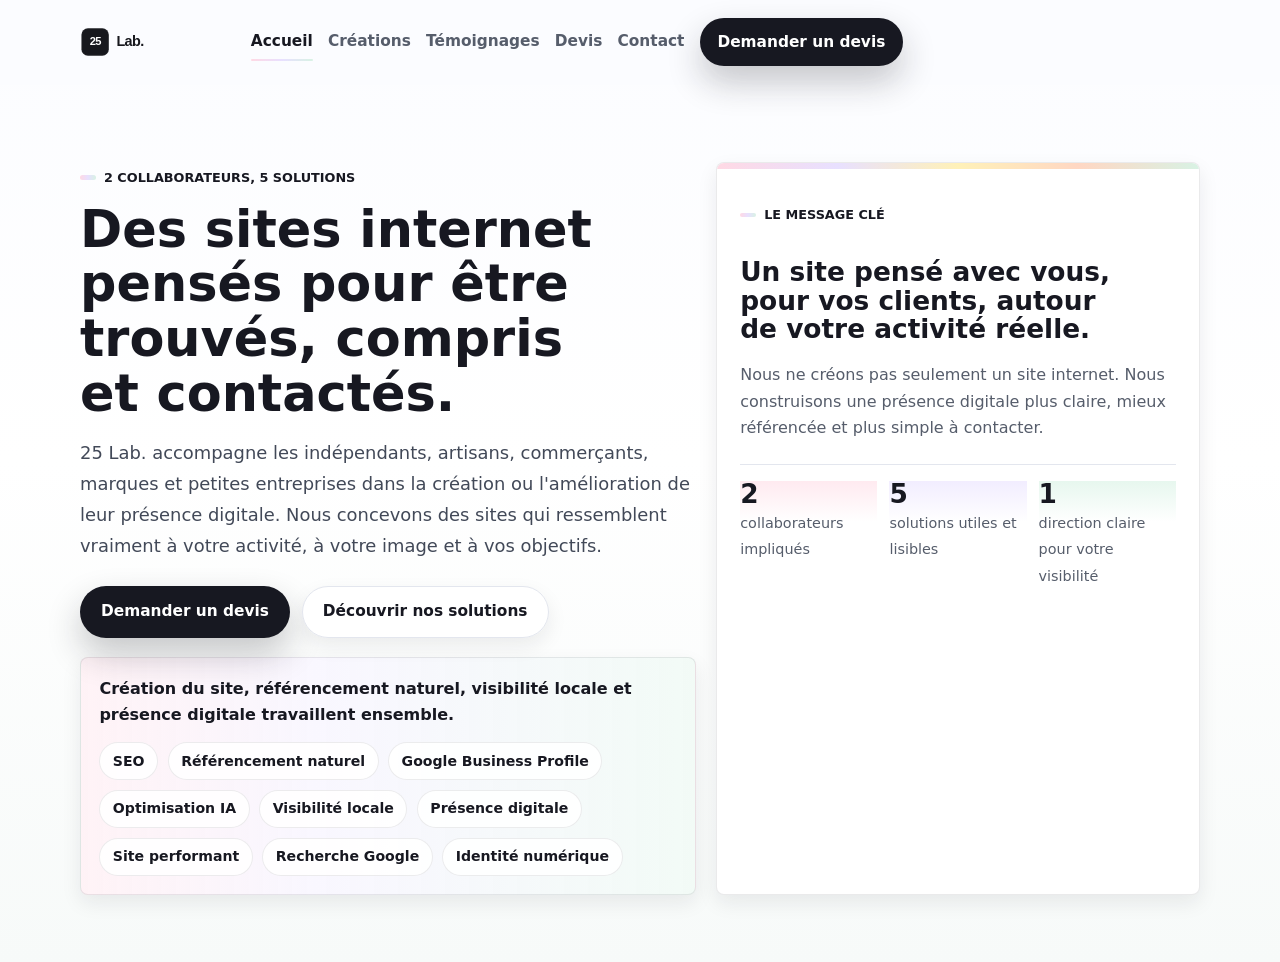
<file: index.html>
<!doctype html>
<html lang="fr">
  <head>
    <meta charset="UTF-8" />
    <meta name="viewport" content="width=device-width, initial-scale=1" />
    <title>25 Lab. | Création de site internet professionnel et identité visuelle</title>
    <meta
      name="description"
      content="25 Lab. crée des sites internet professionnels pour les indépendants, artisans, commerçants, marques et petites entreprises qui veulent gagner en visibilité, en crédibilité et en demandes de contact."
    />
    <meta
      name="robots"
      content="index,follow,max-image-preview:large,max-snippet:-1,max-video-preview:-1"
    />
    <meta name="theme-color" content="#171821" />
    <link rel="canonical" href="https://25lab.fr/" />
    <link rel="icon" href="favicon.ico" sizes="any" />
    <link rel="icon" href="favicon.svg" type="image/svg+xml" />
    <link rel="apple-touch-icon" href="apple-touch-icon.png" />
    <link rel="manifest" href="manifest.json" />
    <meta property="og:locale" content="fr_FR" />
    <meta property="og:type" content="website" />
    <meta property="og:site_name" content="25 Lab." />
    <meta property="og:title" content="25 Lab. | Création de site internet professionnel et identité visuelle" />
    <meta
      property="og:description"
      content="Une agence web française qui crée des sites clairs, professionnels et pensés pour la visibilité en ligne, la crédibilité et les demandes de contact."
    />
    <meta property="og:url" content="https://25lab.fr/" />
    <meta property="og:image" content="https://25lab.fr/og-image.svg" />
    <meta property="og:image:alt" content="25 Lab., création de site internet professionnel" />
    <meta property="og:image:width" content="1200" />
    <meta property="og:image:height" content="630" />
    <meta name="twitter:card" content="summary_large_image" />
    <meta name="twitter:title" content="25 Lab. | Création de site internet professionnel et identité visuelle" />
    <meta
      name="twitter:description"
      content="Des sites internet professionnels, une identité cohérente et une vraie stratégie de visibilité."
    />
    <meta name="twitter:image" content="https://25lab.fr/og-image.svg" />
    <meta name="twitter:image:alt" content="25 Lab., agence web française" />
    <link rel="stylesheet" href="style.css" />
  </head>

  <body>
    <a class="skip-link" href="#main-content">Aller au contenu</a>

    <header class="site-header">
      <div class="container header-inner">
        <a class="brand" href="index.html" aria-label="25 Lab. - Retour à l'accueil">
          <img src="logo.svg" alt="25 Lab." width="430" height="100" />
        </a>

        <button
          class="nav-toggle"
          type="button"
          aria-expanded="false"
          aria-controls="site-nav"
          aria-label="Ouvrir le menu"
        >
          <span></span>
          <span></span>
          <span></span>
        </button>

        <nav class="site-nav" id="site-nav" aria-label="Navigation principale">
          <a class="is-active" aria-current="page" href="index.html">Accueil</a>
          <a href="creations.html">Créations</a>
          <a href="temoignages.html">Témoignages</a>
          <a href="devis.html">Devis</a>
          <a href="contact.html">Contact</a>
          <a class="btn btn-primary btn-small nav-cta" href="devis.html">Demander un devis</a>
        </nav>
      </div>
    </header>

    <main id="main-content">
      <section class="hero">
        <div class="container hero-grid">
          <div class="hero-copy reveal">
            <p class="eyebrow">2 collaborateurs, 5 solutions</p>
            <h1>Des sites internet pensés pour être trouvés, compris et contactés.</h1>
            <p class="lead">
              25 Lab. accompagne les indépendants, artisans, commerçants, marques et petites entreprises
              dans la création ou l'amélioration de leur présence digitale. Nous concevons des sites qui
              ressemblent vraiment à votre activité, à votre image et à vos objectifs.
            </p>

            <div class="button-row">
              <a class="btn btn-primary" href="devis.html">Demander un devis</a>
              <a class="btn btn-secondary" href="#solutions">Découvrir nos solutions</a>
            </div>

            <div class="visibility-panel">
              <p>Création du site, référencement naturel, visibilité locale et présence digitale travaillent ensemble.</p>
              <ul class="visibility-tags" aria-label="Axes de visibilité">
                <li>SEO</li>
                <li>Référencement naturel</li>
                <li>Google Business Profile</li>
                <li>Optimisation IA</li>
                <li>Visibilité locale</li>
                <li>Présence digitale</li>
                <li>Site performant</li>
                <li>Recherche Google</li>
                <li>Identité numérique</li>
              </ul>
            </div>
          </div>

          <aside class="hero-panel reveal">
            <p class="panel-label">Le message clé</p>
            <h2>Un site pensé avec vous, pour vos clients, autour de votre activité réelle.</h2>
            <p>
              Nous ne créons pas seulement un site internet. Nous construisons une présence digitale
              plus claire, mieux référencée et plus simple à contacter.
            </p>

            <div class="hero-metrics">
              <article class="mini-card tone-pink">
                <strong>2</strong>
                <span>collaborateurs impliqués</span>
              </article>
              <article class="mini-card tone-lilac">
                <strong>5</strong>
                <span>solutions utiles et lisibles</span>
              </article>
              <article class="mini-card tone-green">
                <strong>1</strong>
                <span>direction claire pour votre visibilité</span>
              </article>
            </div>
          </aside>
        </div>
      </section>
    </main>

    <script src="script.js" defer></script>
  </body>
</html>
</file>
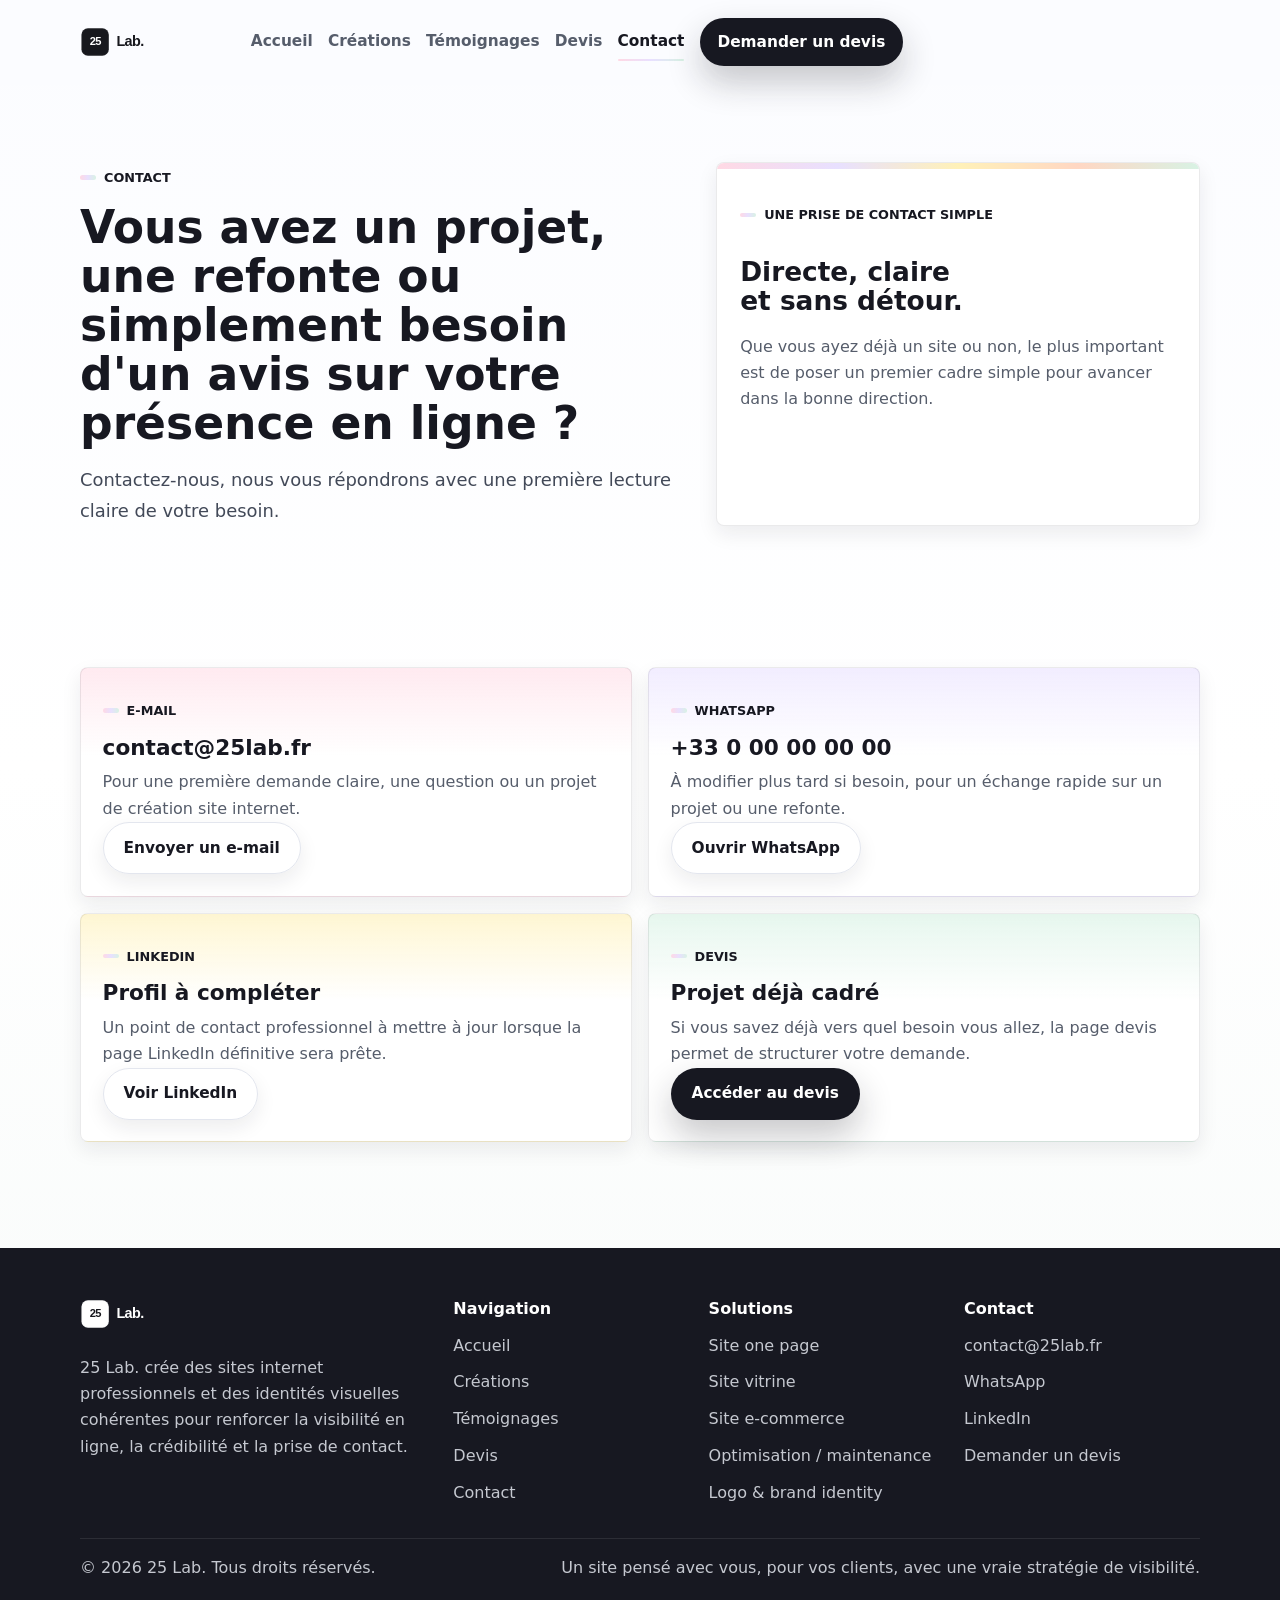
<file: contact.html>
<!doctype html>
<html lang="fr">
  <head>
    <meta charset="UTF-8" />
    <meta name="viewport" content="width=device-width, initial-scale=1" />
    <title>Contact | 25 Lab., agence web française pour votre présence digitale</title>
    <meta
      name="description"
      content="Contactez 25 Lab. pour une création site web, une refonte site internet, une optimisation SEO, une identité visuelle ou une première lecture de votre présence digitale."
    />
    <meta
      name="robots"
      content="index,follow,max-image-preview:large,max-snippet:-1,max-video-preview:-1"
    />
    <meta name="theme-color" content="#171821" />
    <link rel="canonical" href="https://25lab.fr/contact.html" />
    <link rel="icon" href="favicon.ico" sizes="any" />
    <link rel="icon" href="favicon.svg" type="image/svg+xml" />
    <link rel="apple-touch-icon" href="apple-touch-icon.png" />
    <link rel="manifest" href="manifest.json" />
    <meta property="og:locale" content="fr_FR" />
    <meta property="og:type" content="website" />
    <meta property="og:site_name" content="25 Lab." />
    <meta property="og:title" content="Contact | 25 Lab., agence web française pour votre présence digitale" />
    <meta
      property="og:description"
      content="Un premier échange simple pour parler d'un projet, d'une refonte ou d'un avis sur votre présence en ligne."
    />
    <meta property="og:url" content="https://25lab.fr/contact.html" />
    <meta property="og:image" content="https://25lab.fr/og-image.svg" />
    <meta property="og:image:alt" content="Contact 25 Lab." />
    <meta property="og:image:width" content="1200" />
    <meta property="og:image:height" content="630" />
    <meta name="twitter:card" content="summary_large_image" />
    <meta name="twitter:title" content="Contact | 25 Lab., agence web française pour votre présence digitale" />
    <meta
      name="twitter:description"
      content="Contactez 25 Lab. pour une première lecture claire de votre besoin."
    />
    <meta name="twitter:image" content="https://25lab.fr/og-image.svg" />
    <meta name="twitter:image:alt" content="Contact 25 Lab." />
    <link rel="stylesheet" href="style.css" />
  </head>

  <body>
    <a class="skip-link" href="#main-content">Aller au contenu</a>

    <header class="site-header">
      <div class="container header-inner">
        <a class="brand" href="index.html" aria-label="25 Lab. - Retour à l'accueil">
          <img src="logo.svg" alt="25 Lab." width="430" height="100" />
        </a>

        <button
          class="nav-toggle"
          type="button"
          aria-expanded="false"
          aria-controls="site-nav"
          aria-label="Ouvrir le menu"
        >
          <span></span>
          <span></span>
          <span></span>
        </button>

        <nav class="site-nav" id="site-nav" aria-label="Navigation principale">
          <a href="index.html">Accueil</a>
          <a href="creations.html">Créations</a>
          <a href="temoignages.html">Témoignages</a>
          <a href="devis.html">Devis</a>
          <a class="is-active" aria-current="page" href="contact.html">Contact</a>
          <a class="btn btn-primary btn-small nav-cta" href="devis.html">Demander un devis</a>
        </nav>
      </div>
    </header>

    <main id="main-content">
      <section class="page-hero">
        <div class="container page-hero-grid">
          <div class="page-hero-copy reveal">
            <p class="eyebrow">Contact</p>
            <h1>Vous avez un projet, une refonte ou simplement besoin d'un avis sur votre présence en ligne&nbsp;?</h1>
            <p class="lead">
              Contactez-nous, nous vous répondrons avec une première lecture claire de votre besoin.
            </p>
          </div>

          <aside class="hero-panel hero-panel-compact reveal">
            <p class="panel-label">Une prise de contact simple</p>
            <h2>Directe, claire et sans détour.</h2>
            <p>
              Que vous ayez déjà un site ou non, le plus important est de poser un premier cadre simple pour avancer dans la bonne direction.
            </p>
          </aside>
        </div>
      </section>

      <section class="section">
        <div class="container contact-grid">
          <article class="contact-card tone-pink reveal">
            <p class="card-kicker">E-mail</p>
            <h2>contact@25lab.fr</h2>
            <p>Pour une première demande claire, une question ou un projet de création site internet.</p>
            <a class="btn btn-secondary" href="mailto:contact@25lab.fr">Envoyer un e-mail</a>
          </article>

          <article class="contact-card tone-lilac reveal">
            <p class="card-kicker">WhatsApp</p>
            <h2>+33 0 00 00 00 00</h2>
            <p>À modifier plus tard si besoin, pour un échange rapide sur un projet ou une refonte.</p>
            <a class="btn btn-secondary" href="https://wa.me/330000000000" target="_blank" rel="noreferrer">Ouvrir WhatsApp</a>
          </article>

          <article class="contact-card tone-yellow reveal">
            <p class="card-kicker">LinkedIn</p>
            <h2>Profil à compléter</h2>
            <p>Un point de contact professionnel à mettre à jour lorsque la page LinkedIn définitive sera prête.</p>
            <a class="btn btn-secondary" href="https://www.linkedin.com/" target="_blank" rel="noreferrer">Voir LinkedIn</a>
          </article>

          <article class="contact-card tone-green reveal">
            <p class="card-kicker">Devis</p>
            <h2>Projet déjà cadré</h2>
            <p>Si vous savez déjà vers quel besoin vous allez, la page devis permet de structurer votre demande.</p>
            <a class="btn btn-primary" href="devis.html">Accéder au devis</a>
          </article>
        </div>
      </section>
    </main>

    <footer class="site-footer">
      <div class="container footer-grid">
        <div class="footer-brand">
          <a class="brand brand-footer" href="index.html" aria-label="25 Lab. - Retour à l'accueil">
            <img src="logo-light.svg" alt="25 Lab." width="430" height="100" />
          </a>
          <p>
            25 Lab. crée des sites internet professionnels et des identités visuelles cohérentes pour renforcer la visibilité en ligne, la crédibilité et la prise de contact.
          </p>
        </div>

        <div class="footer-column">
          <p class="footer-title">Navigation</p>
          <a href="index.html">Accueil</a>
          <a href="creations.html">Créations</a>
          <a href="temoignages.html">Témoignages</a>
          <a href="devis.html">Devis</a>
          <a href="contact.html">Contact</a>
        </div>

        <div class="footer-column">
          <p class="footer-title">Solutions</p>
          <a href="creations.html#site-one-page">Site one page</a>
          <a href="creations.html#site-vitrine">Site vitrine</a>
          <a href="creations.html#site-e-commerce">Site e-commerce</a>
          <a href="creations.html#optimisation-maintenance">Optimisation / maintenance</a>
          <a href="creations.html#logo-brand-identity">Logo &amp; brand identity</a>
        </div>

        <div class="footer-column">
          <p class="footer-title">Contact</p>
          <a href="mailto:contact@25lab.fr">contact@25lab.fr</a>
          <a href="https://wa.me/330000000000" target="_blank" rel="noreferrer">WhatsApp</a>
          <a href="https://www.linkedin.com/" target="_blank" rel="noreferrer">LinkedIn</a>
          <a href="devis.html">Demander un devis</a>
        </div>
      </div>

      <div class="container footer-bottom">
        <p>&copy; <span data-current-year></span> 25 Lab. Tous droits réservés.</p>
        <p>Un site pensé avec vous, pour vos clients, avec une vraie stratégie de visibilité.</p>
      </div>
    </footer>

    <script src="script.js" defer></script>
  </body>
</html>
</file>
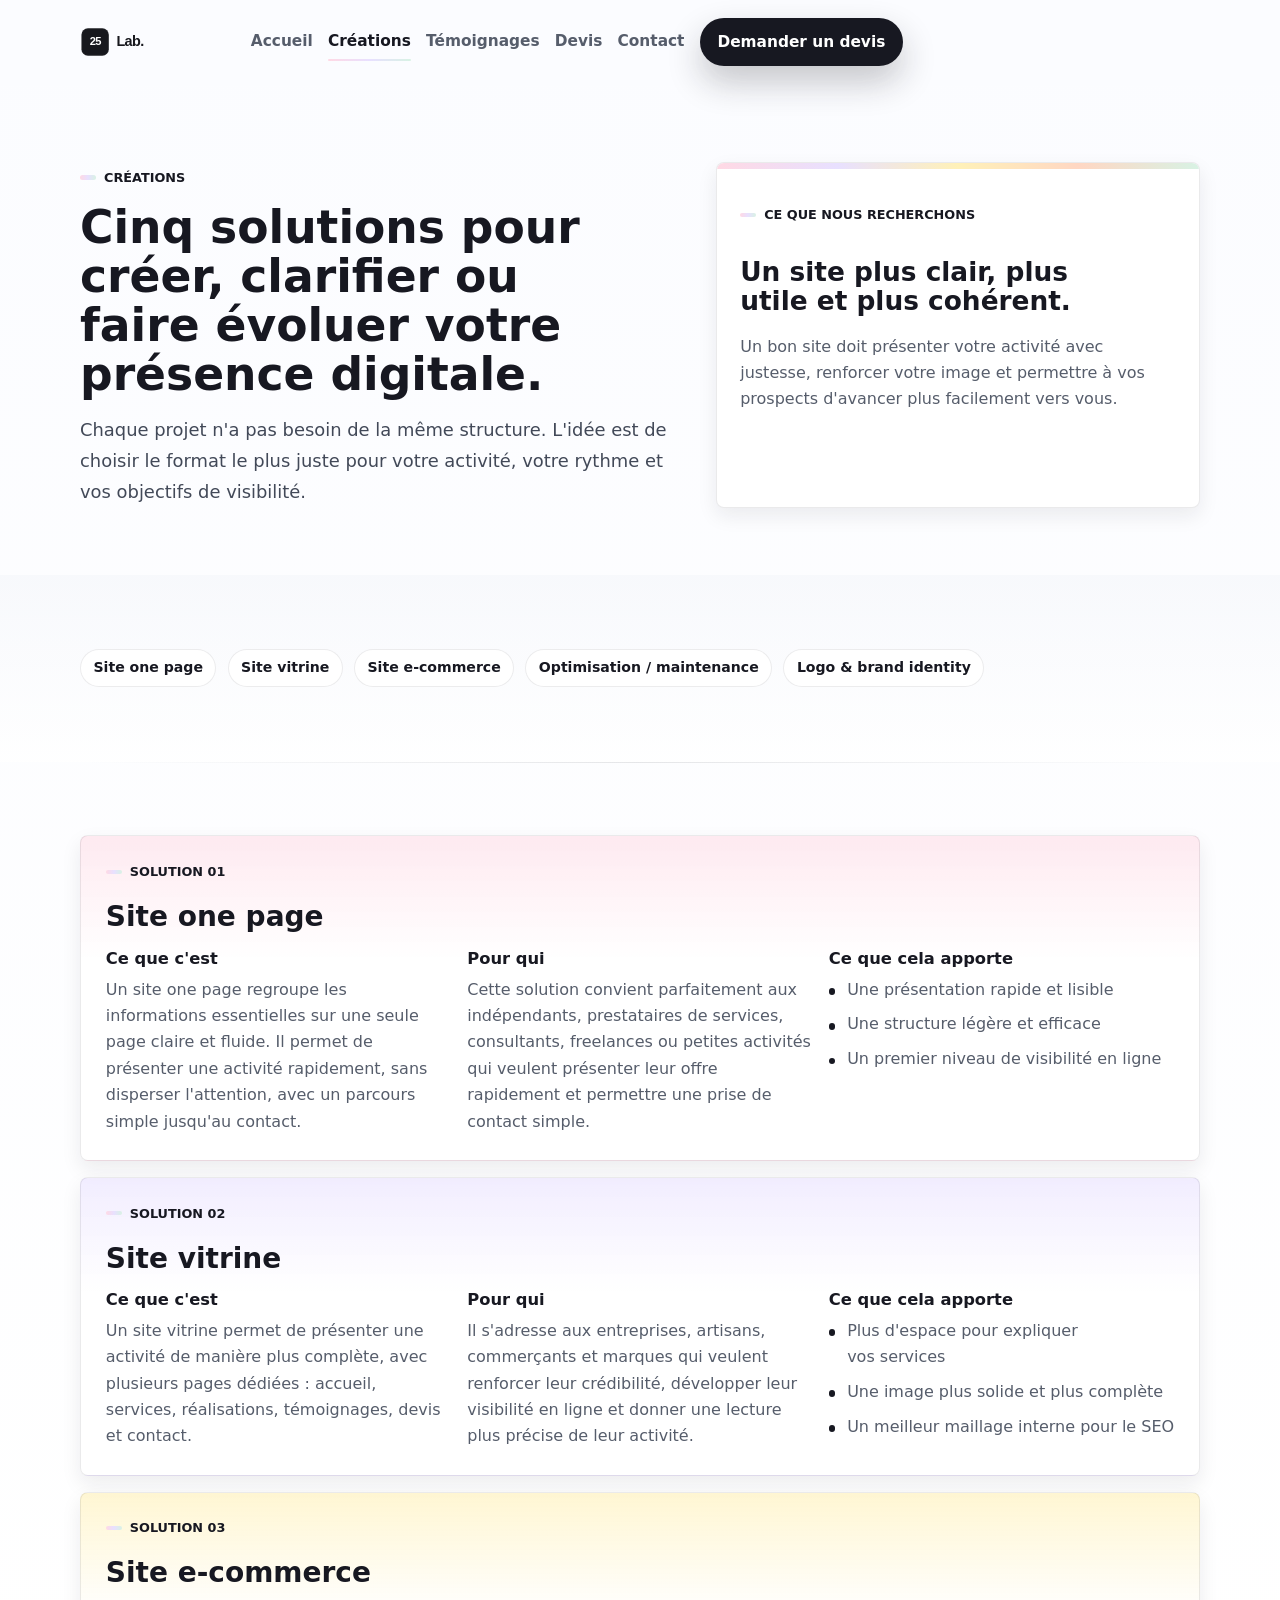
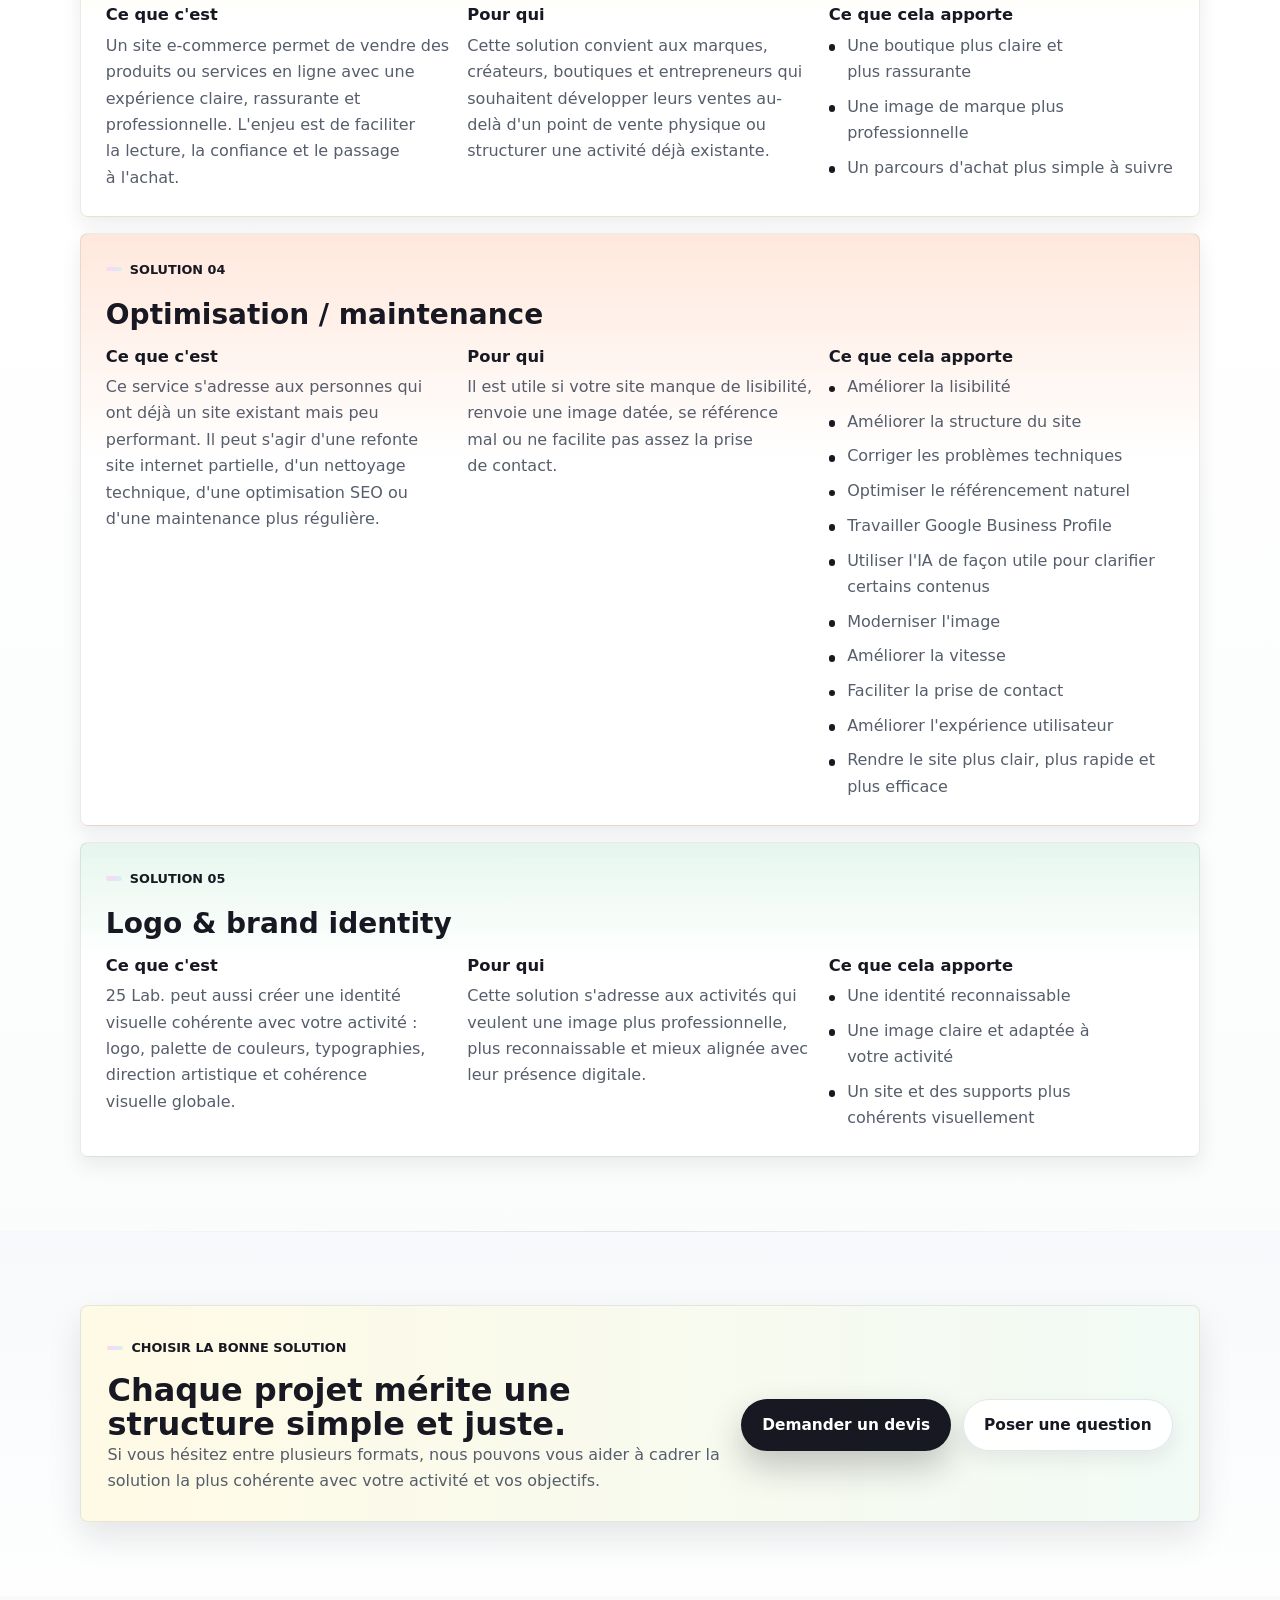
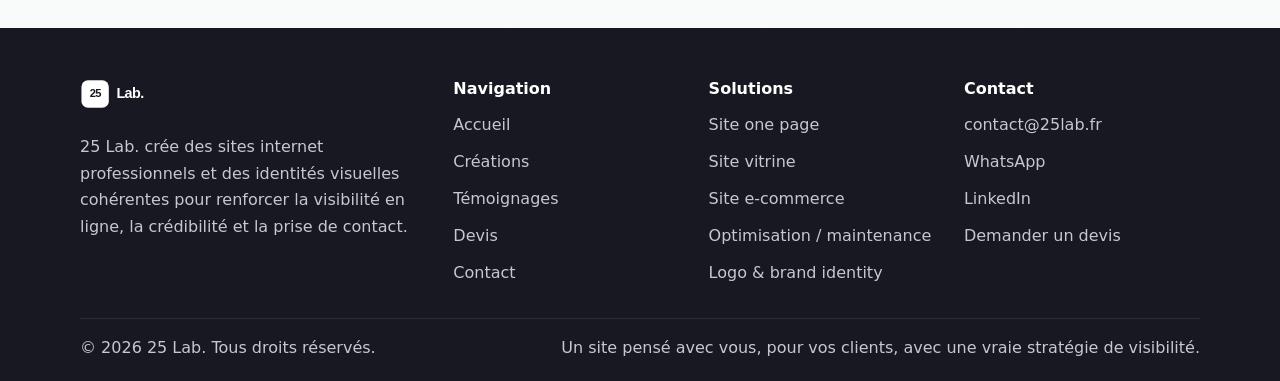
<file: creations.html>
<!doctype html>
<html lang="fr">
  <head>
    <meta charset="UTF-8" />
    <meta name="viewport" content="width=device-width, initial-scale=1" />
    <title>Créations | Site one page, site vitrine, e-commerce et identité visuelle | 25 Lab.</title>
    <meta
      name="description"
      content="Découvrez les solutions 25 Lab. : site one page, site vitrine professionnel, site e-commerce, optimisation SEO, maintenance site internet et identité visuelle."
    />
    <meta
      name="robots"
      content="index,follow,max-image-preview:large,max-snippet:-1,max-video-preview:-1"
    />
    <meta name="theme-color" content="#171821" />
    <link rel="canonical" href="https://25lab.fr/creations.html" />
    <link rel="icon" href="favicon.ico" sizes="any" />
    <link rel="icon" href="favicon.svg" type="image/svg+xml" />
    <link rel="apple-touch-icon" href="apple-touch-icon.png" />
    <link rel="manifest" href="manifest.json" />
    <meta property="og:locale" content="fr_FR" />
    <meta property="og:type" content="website" />
    <meta property="og:site_name" content="25 Lab." />
    <meta
      property="og:title"
      content="Créations | Site one page, site vitrine, e-commerce et identité visuelle"
    />
    <meta
      property="og:description"
      content="Des solutions claires pour créer un site web professionnel, optimiser un site existant ou construire une identité visuelle cohérente."
    />
    <meta property="og:url" content="https://25lab.fr/creations.html" />
    <meta property="og:image" content="https://25lab.fr/og-image.svg" />
    <meta property="og:image:alt" content="Les solutions web proposées par 25 Lab." />
    <meta property="og:image:width" content="1200" />
    <meta property="og:image:height" content="630" />
    <meta name="twitter:card" content="summary_large_image" />
    <meta
      name="twitter:title"
      content="Créations | Site one page, site vitrine, e-commerce et identité visuelle"
    />
    <meta
      name="twitter:description"
      content="Choisissez la solution la plus adaptée à votre activité avec 25 Lab."
    />
    <meta name="twitter:image" content="https://25lab.fr/og-image.svg" />
    <meta name="twitter:image:alt" content="Les solutions web proposées par 25 Lab." />
    <link rel="stylesheet" href="style.css" />
    <script type="application/ld+json">
      {
        "@context": "https://schema.org",
        "@graph": [
          {
            "@type": "ProfessionalService",
            "@id": "https://25lab.fr/#agency",
            "name": "25 Lab.",
            "url": "https://25lab.fr/",
            "logo": "https://25lab.fr/logo.svg",
            "serviceType": [
              "Création de site internet",
              "Site one page",
              "Site vitrine professionnel",
              "Site e-commerce",
              "Optimisation SEO",
              "Maintenance site internet",
              "Création logo",
              "Identité visuelle"
            ]
          },
          {
            "@type": "CollectionPage",
            "@id": "https://25lab.fr/creations.html#webpage",
            "url": "https://25lab.fr/creations.html",
            "name": "Créations",
            "description": "Présentation détaillée des solutions 25 Lab. pour la création site web, la refonte site internet, l'optimisation SEO et l'identité visuelle.",
            "isPartOf": {
              "@id": "https://25lab.fr/#website"
            },
            "about": {
              "@id": "https://25lab.fr/#agency"
            },
            "inLanguage": "fr-FR"
          },
          {
            "@type": "BreadcrumbList",
            "@id": "https://25lab.fr/creations.html#breadcrumb",
            "itemListElement": [
              {
                "@type": "ListItem",
                "position": 1,
                "name": "Accueil",
                "item": "https://25lab.fr/"
              },
              {
                "@type": "ListItem",
                "position": 2,
                "name": "Créations",
                "item": "https://25lab.fr/creations.html"
              }
            ]
          }
        ]
      }
    </script>
  </head>

  <body>
    <a class="skip-link" href="#main-content">Aller au contenu</a>

    <header class="site-header">
      <div class="container header-inner">
        <a class="brand" href="index.html" aria-label="25 Lab. - Retour à l'accueil">
          <img src="logo.svg" alt="25 Lab." width="430" height="100" />
        </a>
        <button
          class="nav-toggle"
          type="button"
          aria-expanded="false"
          aria-controls="site-nav"
          aria-label="Ouvrir le menu"
        >
          <span></span>
          <span></span>
          <span></span>
        </button>
        <nav class="site-nav" id="site-nav" aria-label="Navigation principale">
          <a href="index.html">Accueil</a>
          <a class="is-active" aria-current="page" href="creations.html">Créations</a>
          <a href="temoignages.html">Témoignages</a>
          <a href="devis.html">Devis</a>
          <a href="contact.html">Contact</a>
          <a class="btn btn-primary btn-small nav-cta" href="devis.html">Demander un devis</a>
        </nav>
      </div>
    </header>

    <main id="main-content">
      <section class="page-hero">
        <div class="container page-hero-grid">
          <div class="page-hero-copy reveal">
            <p class="eyebrow">Créations</p>
            <h1>Cinq solutions pour créer, clarifier ou faire évoluer votre présence digitale.</h1>
            <p class="lead">
              Chaque projet n'a pas besoin de la même structure. L'idée est de choisir le format le plus juste pour votre activité, votre rythme et vos objectifs de visibilité.
            </p>
          </div>
          <aside class="hero-panel hero-panel-compact reveal">
            <p class="panel-label">Ce que nous recherchons</p>
            <h2>Un site plus clair, plus utile et plus cohérent.</h2>
            <p>
              Un bon site doit présenter votre activité avec justesse, renforcer votre image et permettre à vos prospects d'avancer plus facilement vers vous.
            </p>
          </aside>
        </div>
      </section>

      <section class="section section-soft">
        <div class="container">
          <nav class="anchor-nav reveal" aria-label="Navigation des solutions">
            <a href="#site-one-page">Site one page</a>
            <a href="#site-vitrine">Site vitrine</a>
            <a href="#site-e-commerce">Site e-commerce</a>
            <a href="#optimisation-maintenance">Optimisation / maintenance</a>
            <a href="#logo-brand-identity">Logo &amp; brand identity</a>
          </nav>
        </div>
      </section>

      <section class="section">
        <div class="container service-stack">
          <article class="service-block tone-pink reveal" id="site-one-page">
            <div class="service-heading">
              <p class="card-kicker">Solution 01</p>
              <h2>Site one page</h2>
            </div>
            <div class="service-content">
              <div>
                <h3>Ce que c'est</h3>
                <p>
                  Un site one page regroupe les informations essentielles sur une seule page claire et fluide. Il permet de présenter une activité rapidement, sans disperser l'attention, avec un parcours simple jusqu'au contact.
                </p>
              </div>
              <div>
                <h3>Pour qui</h3>
                <p>
                  Cette solution convient parfaitement aux indépendants, prestataires de services, consultants, freelances ou petites activités qui veulent présenter leur offre rapidement et permettre une prise de contact simple.
                </p>
              </div>
              <div>
                <h3>Ce que cela apporte</h3>
                <ul class="check-list">
                  <li>Une présentation rapide et lisible</li>
                  <li>Une structure légère et efficace</li>
                  <li>Un premier niveau de visibilité en ligne</li>
                </ul>
              </div>
            </div>
          </article>

          <article class="service-block tone-lilac reveal" id="site-vitrine">
            <div class="service-heading">
              <p class="card-kicker">Solution 02</p>
              <h2>Site vitrine</h2>
            </div>
            <div class="service-content">
              <div>
                <h3>Ce que c'est</h3>
                <p>
                  Un site vitrine permet de présenter une activité de manière plus complète, avec plusieurs pages dédiées : accueil, services, réalisations, témoignages, devis et contact.
                </p>
              </div>
              <div>
                <h3>Pour qui</h3>
                <p>
                  Il s'adresse aux entreprises, artisans, commerçants et marques qui veulent renforcer leur crédibilité, développer leur visibilité en ligne et donner une lecture plus précise de leur activité.
                </p>
              </div>
              <div>
                <h3>Ce que cela apporte</h3>
                <ul class="check-list">
                  <li>Plus d'espace pour expliquer vos services</li>
                  <li>Une image plus solide et plus complète</li>
                  <li>Un meilleur maillage interne pour le SEO</li>
                </ul>
              </div>
            </div>
          </article>

          <article class="service-block tone-yellow reveal" id="site-e-commerce">
            <div class="service-heading">
              <p class="card-kicker">Solution 03</p>
              <h2>Site e-commerce</h2>
            </div>
            <div class="service-content">
              <div>
                <h3>Ce que c'est</h3>
                <p>
                  Un site e-commerce permet de vendre des produits ou services en ligne avec une expérience claire, rassurante et professionnelle. L'enjeu est de faciliter la lecture, la confiance et le passage à l'achat.
                </p>
              </div>
              <div>
                <h3>Pour qui</h3>
                <p>
                  Cette solution convient aux marques, créateurs, boutiques et entrepreneurs qui souhaitent développer leurs ventes au-delà d'un point de vente physique ou structurer une activité déjà existante.
                </p>
              </div>
              <div>
                <h3>Ce que cela apporte</h3>
                <ul class="check-list">
                  <li>Une boutique plus claire et plus rassurante</li>
                  <li>Une image de marque plus professionnelle</li>
                  <li>Un parcours d'achat plus simple à suivre</li>
                </ul>
              </div>
            </div>
          </article>

          <article class="service-block tone-orange reveal" id="optimisation-maintenance">
            <div class="service-heading">
              <p class="card-kicker">Solution 04</p>
              <h2>Optimisation / maintenance</h2>
            </div>
            <div class="service-content">
              <div>
                <h3>Ce que c'est</h3>
                <p>
                  Ce service s'adresse aux personnes qui ont déjà un site existant mais peu performant. Il peut s'agir d'une refonte site internet partielle, d'un nettoyage technique, d'une optimisation SEO ou d'une maintenance plus régulière.
                </p>
              </div>
              <div>
                <h3>Pour qui</h3>
                <p>
                  Il est utile si votre site manque de lisibilité, renvoie une image datée, se référence mal ou ne facilite pas assez la prise de contact.
                </p>
              </div>
              <div>
                <h3>Ce que cela apporte</h3>
                <ul class="check-list">
                  <li>Améliorer la lisibilité</li>
                  <li>Améliorer la structure du site</li>
                  <li>Corriger les problèmes techniques</li>
                  <li>Optimiser le référencement naturel</li>
                  <li>Travailler Google Business Profile</li>
                  <li>Utiliser l'IA de façon utile pour clarifier certains contenus</li>
                  <li>Moderniser l'image</li>
                  <li>Améliorer la vitesse</li>
                  <li>Faciliter la prise de contact</li>
                  <li>Améliorer l'expérience utilisateur</li>
                  <li>Rendre le site plus clair, plus rapide et plus efficace</li>
                </ul>
              </div>
            </div>
          </article>

          <article class="service-block tone-green reveal" id="logo-brand-identity">
            <div class="service-heading">
              <p class="card-kicker">Solution 05</p>
              <h2>Logo &amp; brand identity</h2>
            </div>
            <div class="service-content">
              <div>
                <h3>Ce que c'est</h3>
                <p>
                  25 Lab. peut aussi créer une identité visuelle cohérente avec votre activité : logo, palette de couleurs, typographies, direction artistique et cohérence visuelle globale.
                </p>
              </div>
              <div>
                <h3>Pour qui</h3>
                <p>
                  Cette solution s'adresse aux activités qui veulent une image plus professionnelle, plus reconnaissable et mieux alignée avec leur présence digitale.
                </p>
              </div>
              <div>
                <h3>Ce que cela apporte</h3>
                <ul class="check-list">
                  <li>Une identité reconnaissable</li>
                  <li>Une image claire et adaptée à votre activité</li>
                  <li>Un site et des supports plus cohérents visuellement</li>
                </ul>
              </div>
            </div>
          </article>
        </div>
      </section>

      <section class="section section-soft">
        <div class="container">
          <div class="cta-banner reveal">
            <div>
              <p class="eyebrow">Choisir la bonne solution</p>
              <h2>Chaque projet mérite une structure simple et juste.</h2>
              <p>
                Si vous hésitez entre plusieurs formats, nous pouvons vous aider à cadrer la solution la plus cohérente avec votre activité et vos objectifs.
              </p>
            </div>
            <div class="button-row">
              <a class="btn btn-primary" href="devis.html">Demander un devis</a>
              <a class="btn btn-secondary" href="contact.html">Poser une question</a>
            </div>
          </div>
        </div>
      </section>
    </main>

    <footer class="site-footer">
      <div class="container footer-grid">
        <div class="footer-brand">
          <a class="brand brand-footer" href="index.html" aria-label="25 Lab. - Retour à l'accueil">
            <img src="logo-light.svg" alt="25 Lab." width="430" height="100" />
          </a>
          <p>
            25 Lab. crée des sites internet professionnels et des identités visuelles cohérentes pour renforcer la visibilité en ligne, la crédibilité et la prise de contact.
          </p>
        </div>

        <div class="footer-column">
          <p class="footer-title">Navigation</p>
          <a href="index.html">Accueil</a>
          <a href="creations.html">Créations</a>
          <a href="temoignages.html">Témoignages</a>
          <a href="devis.html">Devis</a>
          <a href="contact.html">Contact</a>
        </div>

        <div class="footer-column">
          <p class="footer-title">Solutions</p>
          <a href="creations.html#site-one-page">Site one page</a>
          <a href="creations.html#site-vitrine">Site vitrine</a>
          <a href="creations.html#site-e-commerce">Site e-commerce</a>
          <a href="creations.html#optimisation-maintenance">Optimisation / maintenance</a>
          <a href="creations.html#logo-brand-identity">Logo &amp; brand identity</a>
        </div>

        <div class="footer-column">
          <p class="footer-title">Contact</p>
          <a href="mailto:contact@25lab.fr">contact@25lab.fr</a>
          <a href="https://wa.me/330000000000" target="_blank" rel="noreferrer">WhatsApp</a>
          <a href="https://www.linkedin.com/" target="_blank" rel="noreferrer">LinkedIn</a>
          <a href="devis.html">Demander un devis</a>
        </div>
      </div>

      <div class="container footer-bottom">
        <p>&copy; <span data-current-year></span> 25 Lab. Tous droits réservés.</p>
        <p>Un site pensé avec vous, pour vos clients, avec une vraie stratégie de visibilité.</p>
      </div>
    </footer>

    <script src="script.js" defer></script>
  </body>
</html>
</file>
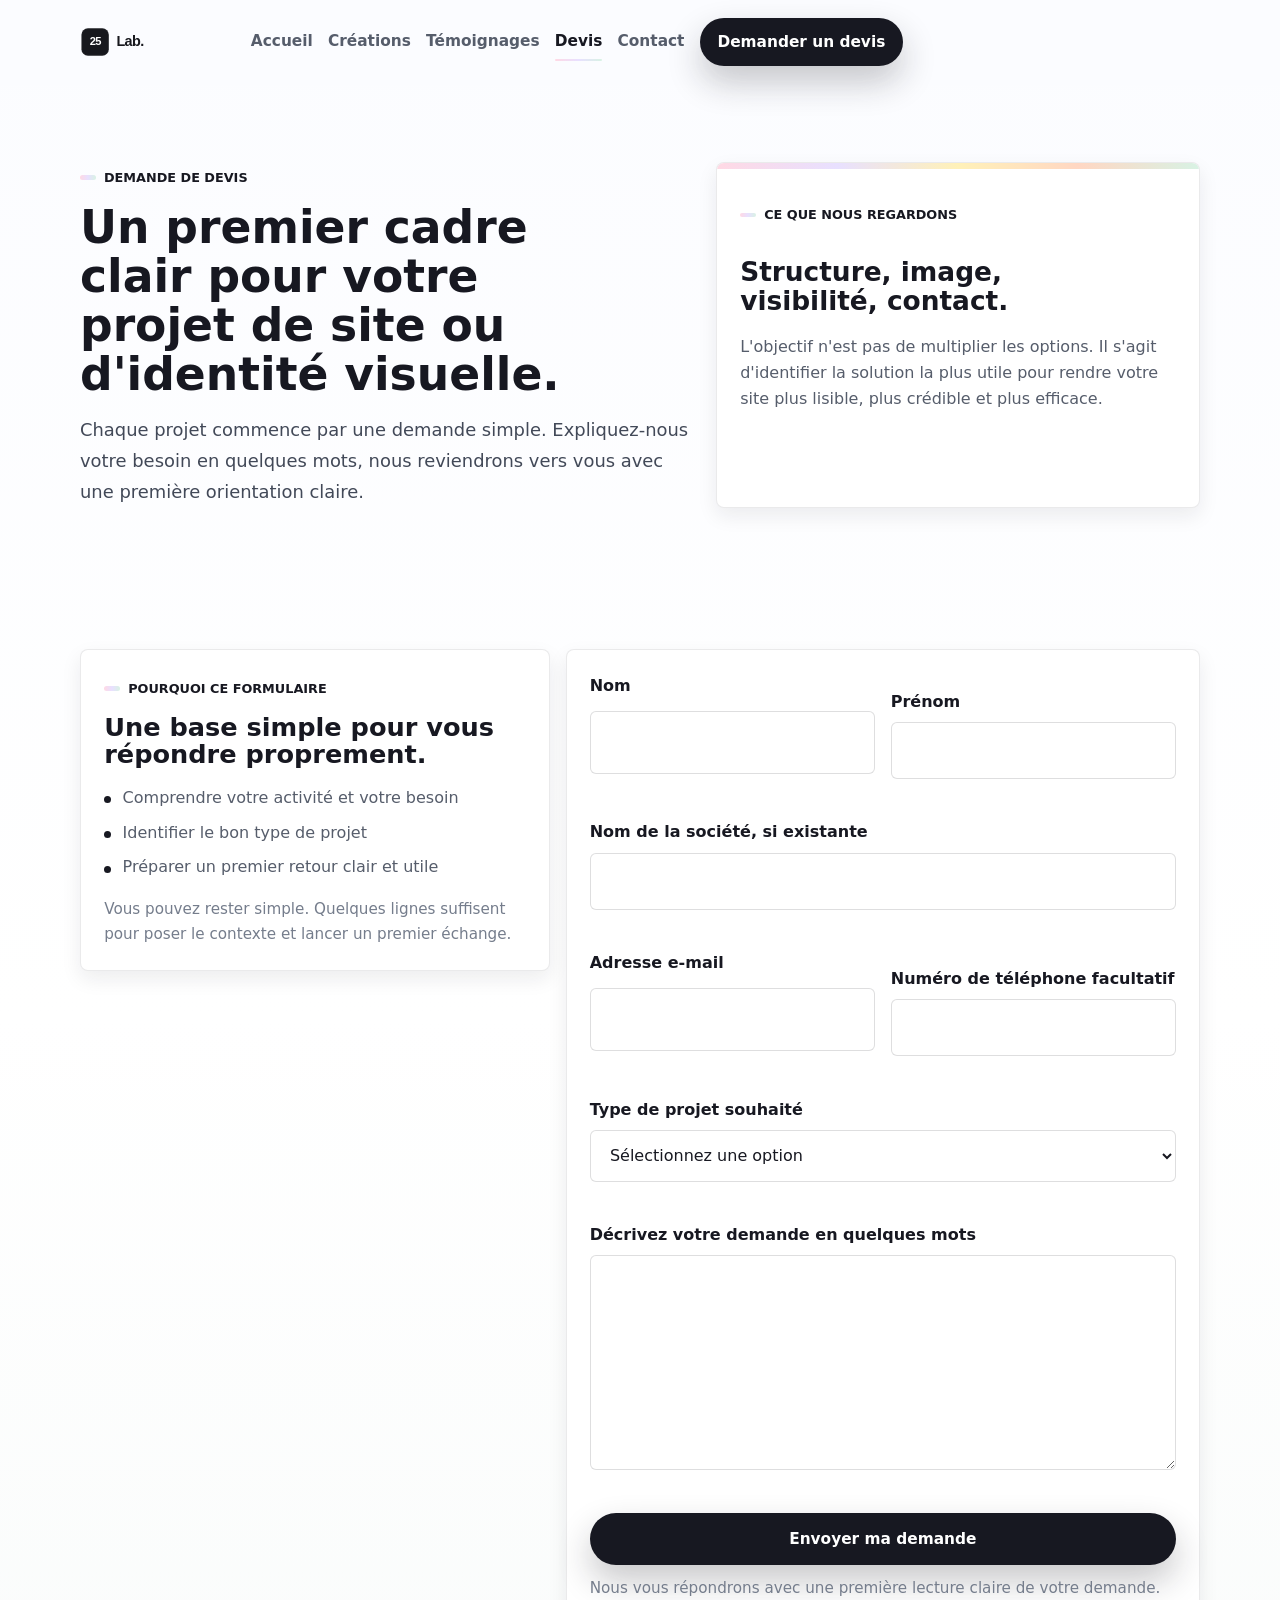
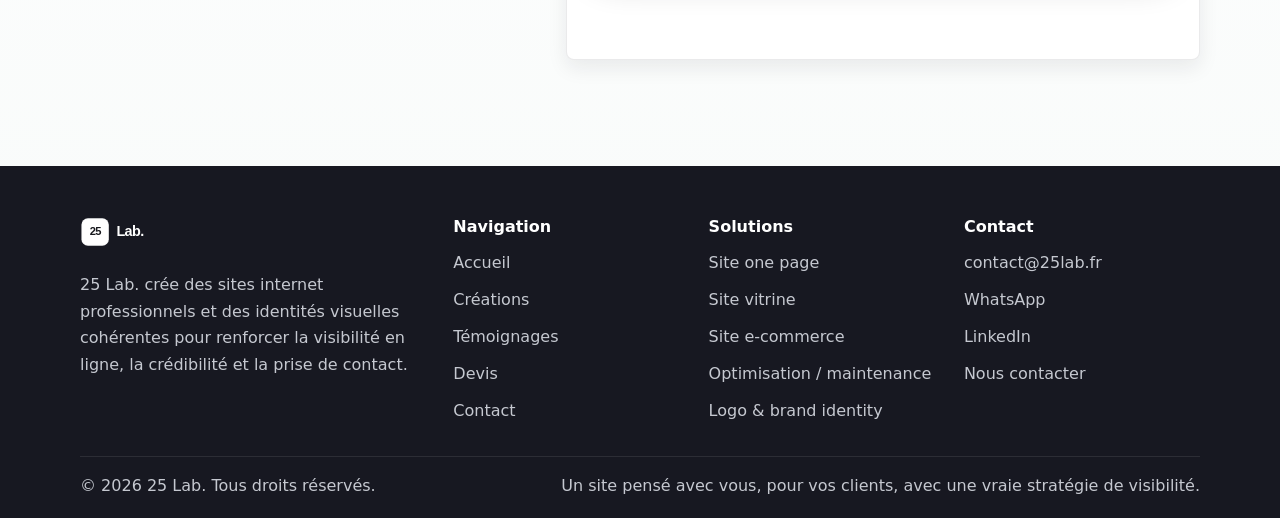
<file: devis.html>
<!doctype html>
<html lang="fr">
  <head>
    <meta charset="UTF-8" />
    <meta name="viewport" content="width=device-width, initial-scale=1" />
    <title>Devis | Création de site internet, refonte et identité visuelle | 25 Lab.</title>
    <meta
      name="description"
      content="Demandez un devis à 25 Lab. pour un site one page, un site vitrine professionnel, un site e-commerce, une refonte site internet, une optimisation SEO ou une identité visuelle."
    />
    <meta
      name="robots"
      content="index,follow,max-image-preview:large,max-snippet:-1,max-video-preview:-1"
    />
    <meta name="theme-color" content="#171821" />
    <link rel="canonical" href="https://25lab.fr/devis.html" />
    <link rel="icon" href="favicon.ico" sizes="any" />
    <link rel="icon" href="favicon.svg" type="image/svg+xml" />
    <link rel="apple-touch-icon" href="apple-touch-icon.png" />
    <link rel="manifest" href="manifest.json" />
    <meta property="og:locale" content="fr_FR" />
    <meta property="og:type" content="website" />
    <meta property="og:site_name" content="25 Lab." />
    <meta property="og:title" content="Devis | Création de site internet, refonte et identité visuelle" />
    <meta
      property="og:description"
      content="Expliquez votre besoin en quelques mots et recevez une première orientation claire pour votre site internet ou votre identité visuelle."
    />
    <meta property="og:url" content="https://25lab.fr/devis.html" />
    <meta property="og:image" content="https://25lab.fr/og-image.svg" />
    <meta property="og:image:alt" content="Demande de devis 25 Lab." />
    <meta property="og:image:width" content="1200" />
    <meta property="og:image:height" content="630" />
    <meta name="twitter:card" content="summary_large_image" />
    <meta name="twitter:title" content="Devis | Création de site internet, refonte et identité visuelle" />
    <meta
      name="twitter:description"
      content="Une demande simple pour lancer un projet de site web clair, professionnel et cohérent."
    />
    <meta name="twitter:image" content="https://25lab.fr/og-image.svg" />
    <meta name="twitter:image:alt" content="Demande de devis 25 Lab." />
    <link rel="stylesheet" href="style.css" />
  </head>

  <body>
    <a class="skip-link" href="#main-content">Aller au contenu</a>

    <header class="site-header">
      <div class="container header-inner">
        <a class="brand" href="index.html" aria-label="25 Lab. - Retour à l'accueil">
          <img src="logo.svg" alt="25 Lab." width="430" height="100" />
        </a>
        <button
          class="nav-toggle"
          type="button"
          aria-expanded="false"
          aria-controls="site-nav"
          aria-label="Ouvrir le menu"
        >
          <span></span>
          <span></span>
          <span></span>
        </button>
        <nav class="site-nav" id="site-nav" aria-label="Navigation principale">
          <a href="index.html">Accueil</a>
          <a href="creations.html">Créations</a>
          <a href="temoignages.html">Témoignages</a>
          <a class="is-active" aria-current="page" href="devis.html">Devis</a>
          <a href="contact.html">Contact</a>
          <a class="btn btn-primary btn-small nav-cta" href="devis.html">Demander un devis</a>
        </nav>
      </div>
    </header>

    <main id="main-content">
      <section class="page-hero">
        <div class="container page-hero-grid">
          <div class="page-hero-copy reveal">
            <p class="eyebrow">Demande de devis</p>
            <h1>Un premier cadre clair pour votre projet de site ou d'identité visuelle.</h1>
            <p class="lead">
              Chaque projet commence par une demande simple. Expliquez-nous votre besoin en quelques mots, nous reviendrons vers vous avec une première orientation claire.
            </p>
          </div>
          <aside class="hero-panel hero-panel-compact reveal">
            <p class="panel-label">Ce que nous regardons</p>
            <h2>Structure, image, visibilité, contact.</h2>
            <p>
              L'objectif n'est pas de multiplier les options. Il s'agit d'identifier la solution la plus utile pour rendre votre site plus lisible, plus crédible et plus efficace.
            </p>
          </aside>
        </div>
      </section>

      <section class="section">
        <div class="container form-layout">
          <aside class="side-card reveal">
            <p class="eyebrow">Pourquoi ce formulaire</p>
            <h2>Une base simple pour vous répondre proprement.</h2>
            <ul class="check-list">
              <li>Comprendre votre activité et votre besoin</li>
              <li>Identifier le bon type de projet</li>
              <li>Préparer un premier retour clair et utile</li>
            </ul>
            <p class="side-note">
              Vous pouvez rester simple. Quelques lignes suffisent pour poser le contexte et lancer un premier échange.
            </p>
          </aside>

          <article class="form-card reveal">
            <form
              action="mailto:contact@25lab.fr"
              method="post"
              enctype="text/plain"
              novalidate
              data-mailto-form
            >
              <div class="field-grid">
                <label class="field">
                  <span>Nom</span>
                  <input type="text" name="nom" autocomplete="family-name" />
                  <small></small>
                </label>
                <label class="field">
                  <span>Prénom</span>
                  <input type="text" name="prenom" autocomplete="given-name" />
                  <small></small>
                </label>
              </div>

              <label class="field">
                <span>Nom de la société, si existante</span>
                <input type="text" name="societe" autocomplete="organization" />
                <small></small>
              </label>

              <div class="field-grid">
                <label class="field">
                  <span>Adresse e-mail</span>
                  <input type="email" name="email" autocomplete="email" required data-required />
                  <small></small>
                </label>
                <label class="field">
                  <span>Numéro de téléphone facultatif</span>
                  <input type="tel" name="telephone" autocomplete="tel" data-optional-validate />
                  <small></small>
                </label>
              </div>

              <label class="field">
                <span>Type de projet souhaité</span>
                <select name="type_projet" required data-required>
                  <option value="">Sélectionnez une option</option>
                  <option>Site one page</option>
                  <option>Site vitrine</option>
                  <option>Site e-commerce</option>
                  <option>Optimisation / maintenance</option>
                  <option>Logo &amp; brand identity</option>
                  <option>Refonte de site existant</option>
                </select>
                <small></small>
              </label>

              <label class="field">
                <span>Décrivez votre demande en quelques mots</span>
                <textarea name="demande" rows="7" required data-required></textarea>
                <small></small>
              </label>

              <div class="form-actions">
                <button class="btn btn-primary" type="submit">Envoyer ma demande</button>
                <p class="form-note">
                  Nous vous répondrons avec une première lecture claire de votre demande.
                </p>
              </div>

              <p class="form-status" aria-live="polite" data-form-status></p>
            </form>
          </article>
        </div>
      </section>
    </main>

    <footer class="site-footer">
      <div class="container footer-grid">
        <div class="footer-brand">
          <a class="brand brand-footer" href="index.html" aria-label="25 Lab. - Retour à l'accueil">
            <img src="logo-light.svg" alt="25 Lab." width="430" height="100" />
          </a>
          <p>
            25 Lab. crée des sites internet professionnels et des identités visuelles cohérentes pour renforcer la visibilité en ligne, la crédibilité et la prise de contact.
          </p>
        </div>

        <div class="footer-column">
          <p class="footer-title">Navigation</p>
          <a href="index.html">Accueil</a>
          <a href="creations.html">Créations</a>
          <a href="temoignages.html">Témoignages</a>
          <a href="devis.html">Devis</a>
          <a href="contact.html">Contact</a>
        </div>

        <div class="footer-column">
          <p class="footer-title">Solutions</p>
          <a href="creations.html#site-one-page">Site one page</a>
          <a href="creations.html#site-vitrine">Site vitrine</a>
          <a href="creations.html#site-e-commerce">Site e-commerce</a>
          <a href="creations.html#optimisation-maintenance">Optimisation / maintenance</a>
          <a href="creations.html#logo-brand-identity">Logo &amp; brand identity</a>
        </div>

        <div class="footer-column">
          <p class="footer-title">Contact</p>
          <a href="mailto:contact@25lab.fr">contact@25lab.fr</a>
          <a href="https://wa.me/330000000000" target="_blank" rel="noreferrer">WhatsApp</a>
          <a href="https://www.linkedin.com/" target="_blank" rel="noreferrer">LinkedIn</a>
          <a href="contact.html">Nous contacter</a>
        </div>
      </div>

      <div class="container footer-bottom">
        <p>&copy; <span data-current-year></span> 25 Lab. Tous droits réservés.</p>
        <p>Un site pensé avec vous, pour vos clients, avec une vraie stratégie de visibilité.</p>
      </div>
    </footer>

    <script src="script.js" defer></script>
  </body>
</html>
</file>
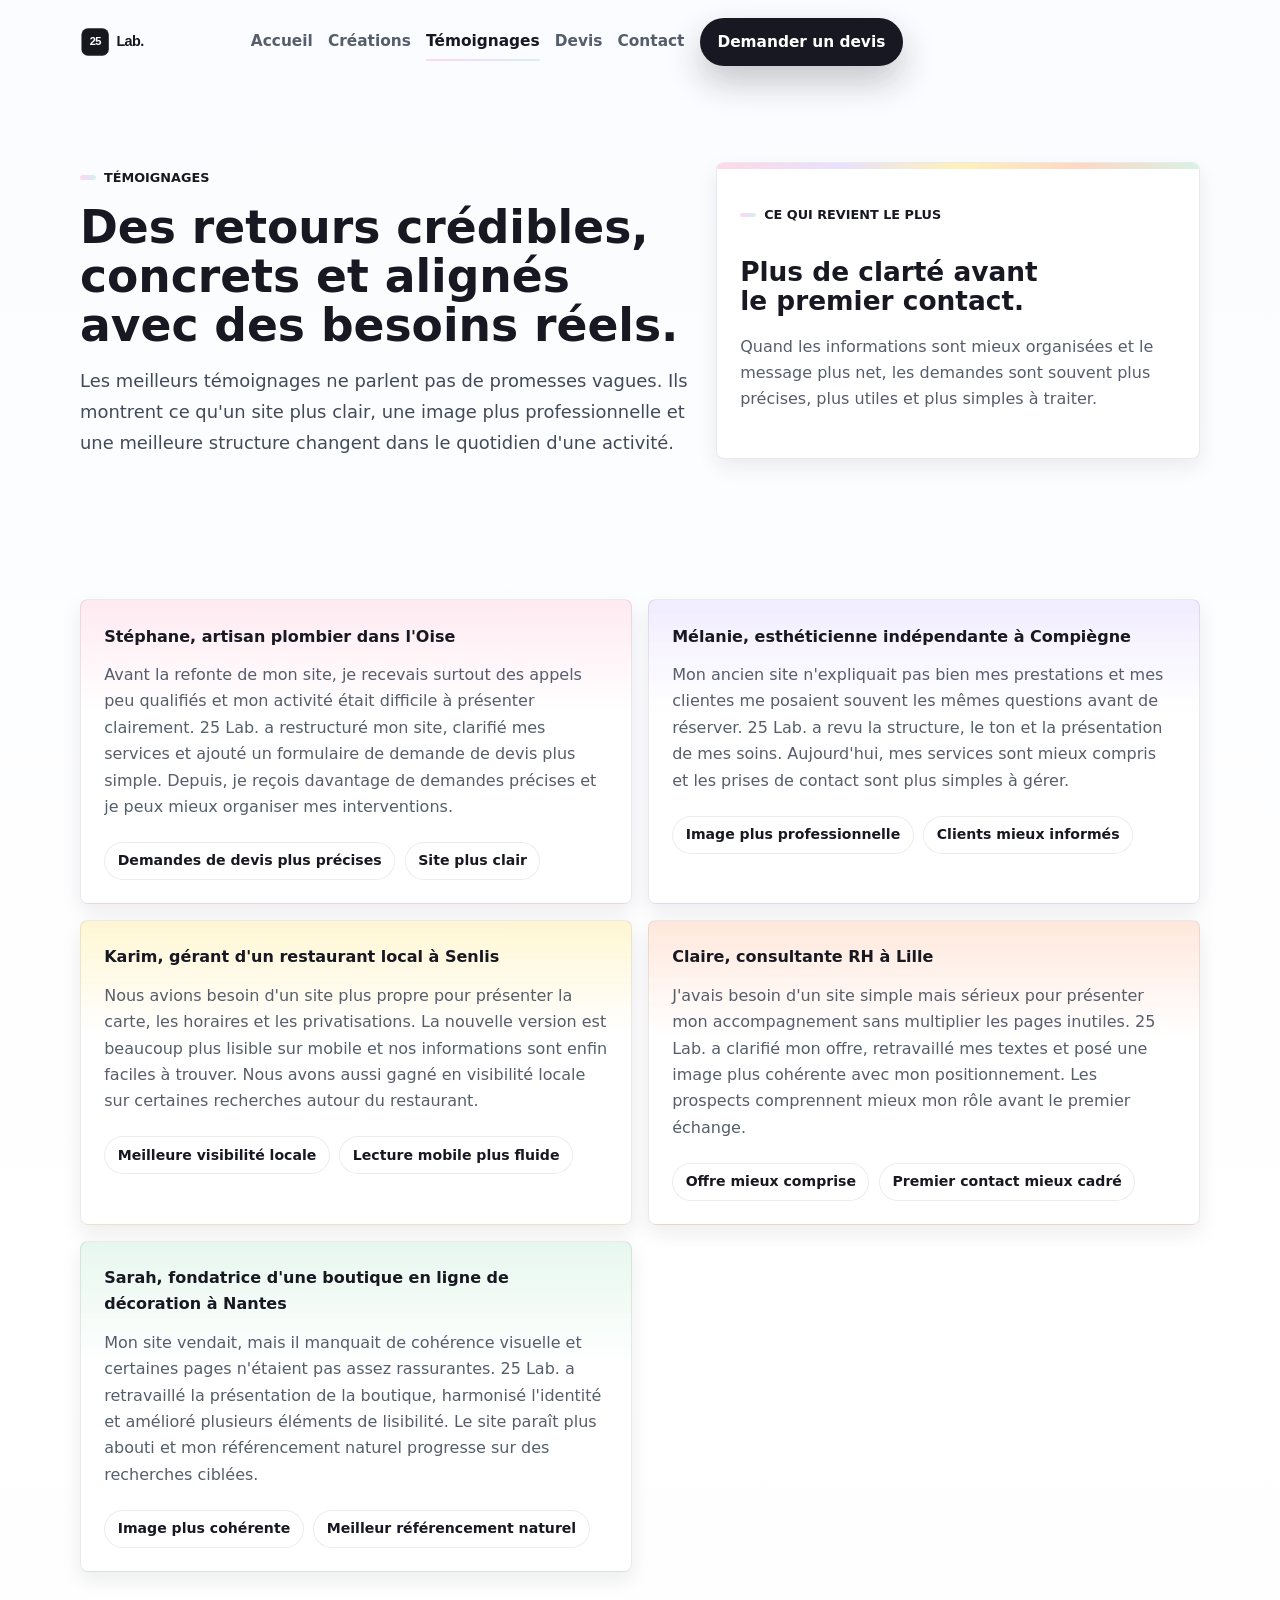
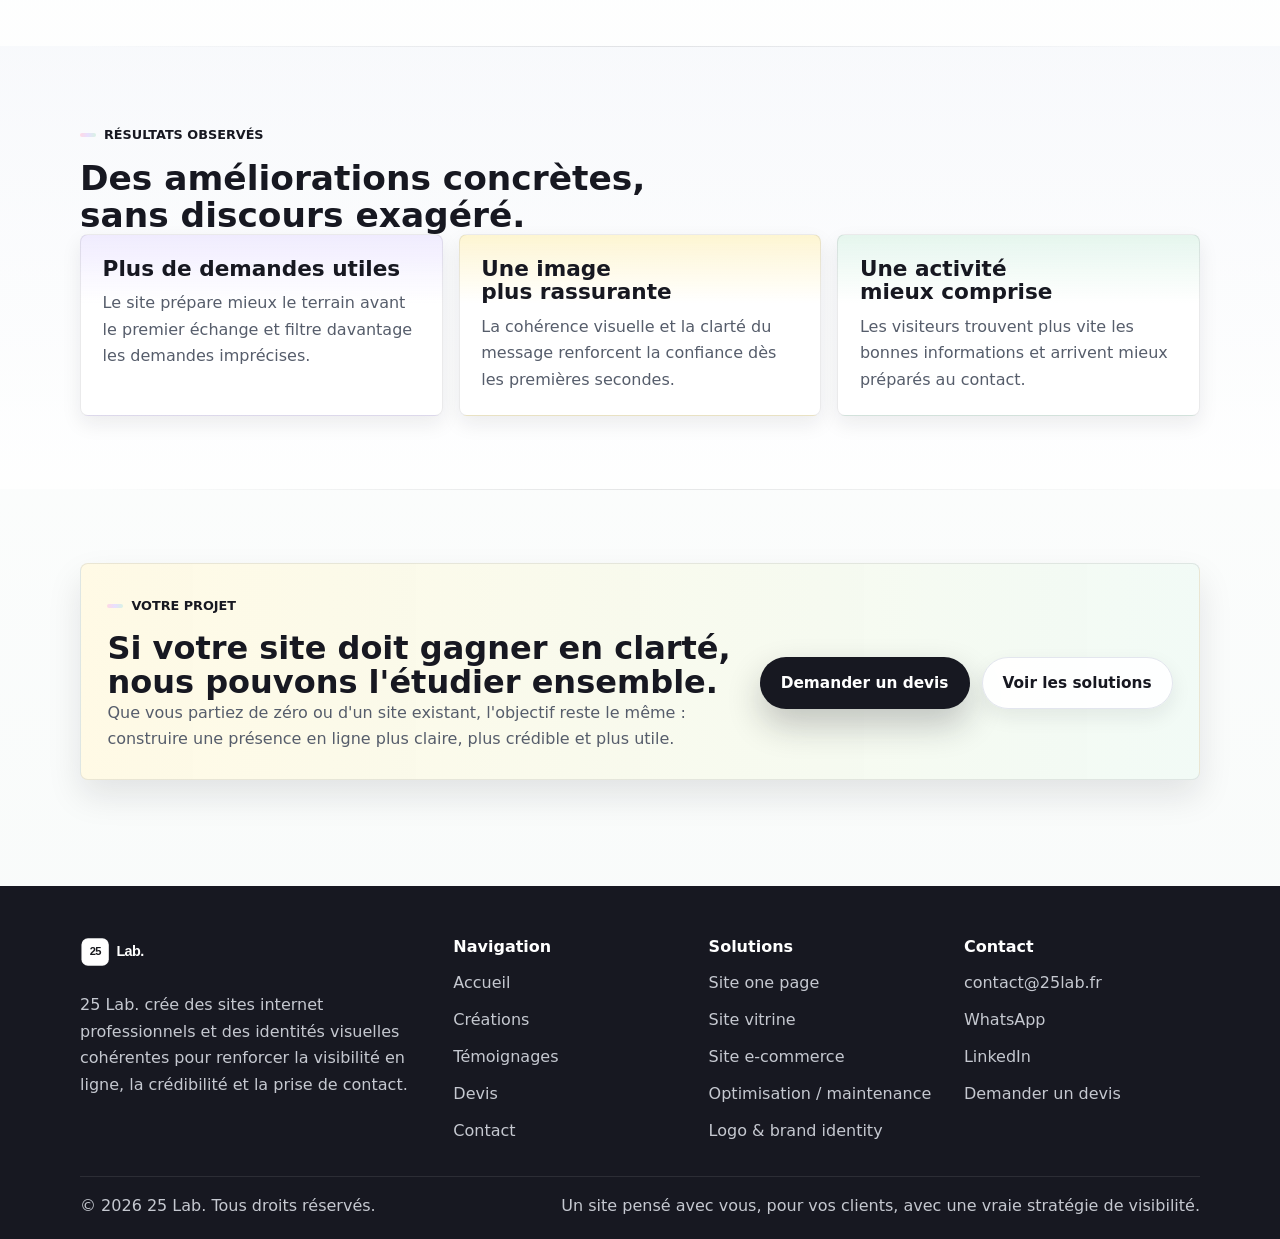
<file: temoignages.html>
<!doctype html>
<html lang="fr">
  <head>
    <meta charset="UTF-8" />
    <meta name="viewport" content="width=device-width, initial-scale=1" />
    <title>Témoignages | Des sites plus clairs, plus visibles et plus crédibles | 25 Lab.</title>
    <meta
      name="description"
      content="Découvrez des témoignages crédibles sur la création site web, la refonte site internet, l'image professionnelle, la visibilité locale et l'optimisation SEO avec 25 Lab."
    />
    <meta
      name="robots"
      content="index,follow,max-image-preview:large,max-snippet:-1,max-video-preview:-1"
    />
    <meta name="theme-color" content="#171821" />
    <link rel="canonical" href="https://25lab.fr/temoignages.html" />
    <link rel="icon" href="favicon.ico" sizes="any" />
    <link rel="icon" href="favicon.svg" type="image/svg+xml" />
    <link rel="apple-touch-icon" href="apple-touch-icon.png" />
    <link rel="manifest" href="manifest.json" />
    <meta property="og:locale" content="fr_FR" />
    <meta property="og:type" content="website" />
    <meta property="og:site_name" content="25 Lab." />
    <meta property="og:title" content="Témoignages | Des sites plus clairs, plus visibles et plus crédibles" />
    <meta
      property="og:description"
      content="Des retours concrets sur la visibilité en ligne, les demandes de devis et l'image professionnelle après une création ou une refonte."
    />
    <meta property="og:url" content="https://25lab.fr/temoignages.html" />
    <meta property="og:image" content="https://25lab.fr/og-image.svg" />
    <meta property="og:image:alt" content="Des témoignages clients pour 25 Lab." />
    <meta property="og:image:width" content="1200" />
    <meta property="og:image:height" content="630" />
    <meta name="twitter:card" content="summary_large_image" />
    <meta name="twitter:title" content="Témoignages | Des sites plus clairs, plus visibles et plus crédibles" />
    <meta
      name="twitter:description"
      content="Des témoignages professionnels, réalistes et utiles sur l'impact d'un site mieux pensé."
    />
    <meta name="twitter:image" content="https://25lab.fr/og-image.svg" />
    <meta name="twitter:image:alt" content="Des témoignages clients pour 25 Lab." />
    <link rel="stylesheet" href="style.css" />
  </head>

  <body>
    <a class="skip-link" href="#main-content">Aller au contenu</a>

    <header class="site-header">
      <div class="container header-inner">
        <a class="brand" href="index.html" aria-label="25 Lab. - Retour à l'accueil">
          <img src="logo.svg" alt="25 Lab." width="430" height="100" />
        </a>
        <button
          class="nav-toggle"
          type="button"
          aria-expanded="false"
          aria-controls="site-nav"
          aria-label="Ouvrir le menu"
        >
          <span></span>
          <span></span>
          <span></span>
        </button>
        <nav class="site-nav" id="site-nav" aria-label="Navigation principale">
          <a href="index.html">Accueil</a>
          <a href="creations.html">Créations</a>
          <a class="is-active" aria-current="page" href="temoignages.html">Témoignages</a>
          <a href="devis.html">Devis</a>
          <a href="contact.html">Contact</a>
          <a class="btn btn-primary btn-small nav-cta" href="devis.html">Demander un devis</a>
        </nav>
      </div>
    </header>

    <main id="main-content">
      <section class="page-hero">
        <div class="container page-hero-grid">
          <div class="page-hero-copy reveal">
            <p class="eyebrow">Témoignages</p>
            <h1>Des retours crédibles, concrets et alignés avec des besoins réels.</h1>
            <p class="lead">
              Les meilleurs témoignages ne parlent pas de promesses vagues. Ils montrent ce qu'un site plus clair, une image plus professionnelle et une meilleure structure changent dans le quotidien d'une activité.
            </p>
          </div>
          <aside class="hero-panel hero-panel-compact reveal">
            <p class="panel-label">Ce qui revient le plus</p>
            <h2>Plus de clarté avant le premier contact.</h2>
            <p>
              Quand les informations sont mieux organisées et le message plus net, les demandes sont souvent plus précises, plus utiles et plus simples à traiter.
            </p>
          </aside>
        </div>
      </section>

      <section class="section">
        <div class="container testimonial-grid">
          <article class="testimonial-card tone-pink reveal">
            <p class="testimonial-meta">Stéphane, artisan plombier dans l'Oise</p>
            <blockquote>
              Avant la refonte de mon site, je recevais surtout des appels peu qualifiés et mon activité était difficile à présenter clairement. 25 Lab. a restructuré mon site, clarifié mes services et ajouté un formulaire de demande de devis plus simple. Depuis, je reçois davantage de demandes précises et je peux mieux organiser mes interventions.
            </blockquote>
            <ul class="tag-list">
              <li>Demandes de devis plus précises</li>
              <li>Site plus clair</li>
            </ul>
          </article>

          <article class="testimonial-card tone-lilac reveal">
            <p class="testimonial-meta">Mélanie, esthéticienne indépendante à Compiègne</p>
            <blockquote>
              Mon ancien site n'expliquait pas bien mes prestations et mes clientes me posaient souvent les mêmes questions avant de réserver. 25 Lab. a revu la structure, le ton et la présentation de mes soins. Aujourd'hui, mes services sont mieux compris et les prises de contact sont plus simples à gérer.
            </blockquote>
            <ul class="tag-list">
              <li>Image plus professionnelle</li>
              <li>Clients mieux informés</li>
            </ul>
          </article>

          <article class="testimonial-card tone-yellow reveal">
            <p class="testimonial-meta">Karim, gérant d'un restaurant local à Senlis</p>
            <blockquote>
              Nous avions besoin d'un site plus propre pour présenter la carte, les horaires et les privatisations. La nouvelle version est beaucoup plus lisible sur mobile et nos informations sont enfin faciles à trouver. Nous avons aussi gagné en visibilité locale sur certaines recherches autour du restaurant.
            </blockquote>
            <ul class="tag-list">
              <li>Meilleure visibilité locale</li>
              <li>Lecture mobile plus fluide</li>
            </ul>
          </article>

          <article class="testimonial-card tone-orange reveal">
            <p class="testimonial-meta">Claire, consultante RH à Lille</p>
            <blockquote>
              J'avais besoin d'un site simple mais sérieux pour présenter mon accompagnement sans multiplier les pages inutiles. 25 Lab. a clarifié mon offre, retravaillé mes textes et posé une image plus cohérente avec mon positionnement. Les prospects comprennent mieux mon rôle avant le premier échange.
            </blockquote>
            <ul class="tag-list">
              <li>Offre mieux comprise</li>
              <li>Premier contact mieux cadré</li>
            </ul>
          </article>

          <article class="testimonial-card tone-green reveal">
            <p class="testimonial-meta">Sarah, fondatrice d'une boutique en ligne de décoration à Nantes</p>
            <blockquote>
              Mon site vendait, mais il manquait de cohérence visuelle et certaines pages n'étaient pas assez rassurantes. 25 Lab. a retravaillé la présentation de la boutique, harmonisé l'identité et amélioré plusieurs éléments de lisibilité. Le site paraît plus abouti et mon référencement naturel progresse sur des recherches ciblées.
            </blockquote>
            <ul class="tag-list">
              <li>Image plus cohérente</li>
              <li>Meilleur référencement naturel</li>
            </ul>
          </article>
        </div>
      </section>

      <section class="section section-soft">
        <div class="container">
          <div class="section-intro reveal">
            <p class="eyebrow">Résultats observés</p>
            <h2>Des améliorations concrètes, sans discours exagéré.</h2>
          </div>
          <div class="card-grid card-grid-3">
            <article class="info-card tone-lilac reveal">
              <h3>Plus de demandes utiles</h3>
              <p>Le site prépare mieux le terrain avant le premier échange et filtre davantage les demandes imprécises.</p>
            </article>
            <article class="info-card tone-yellow reveal">
              <h3>Une image plus rassurante</h3>
              <p>La cohérence visuelle et la clarté du message renforcent la confiance dès les premières secondes.</p>
            </article>
            <article class="info-card tone-green reveal">
              <h3>Une activité mieux comprise</h3>
              <p>Les visiteurs trouvent plus vite les bonnes informations et arrivent mieux préparés au contact.</p>
            </article>
          </div>
        </div>
      </section>

      <section class="section">
        <div class="container">
          <div class="cta-banner reveal">
            <div>
              <p class="eyebrow">Votre projet</p>
              <h2>Si votre site doit gagner en clarté, nous pouvons l'étudier ensemble.</h2>
              <p>
                Que vous partiez de zéro ou d'un site existant, l'objectif reste le même : construire une présence en ligne plus claire, plus crédible et plus utile.
              </p>
            </div>
            <div class="button-row">
              <a class="btn btn-primary" href="devis.html">Demander un devis</a>
              <a class="btn btn-secondary" href="creations.html">Voir les solutions</a>
            </div>
          </div>
        </div>
      </section>
    </main>

    <footer class="site-footer">
      <div class="container footer-grid">
        <div class="footer-brand">
          <a class="brand brand-footer" href="index.html" aria-label="25 Lab. - Retour à l'accueil">
            <img src="logo-light.svg" alt="25 Lab." width="430" height="100" />
          </a>
          <p>
            25 Lab. crée des sites internet professionnels et des identités visuelles cohérentes pour renforcer la visibilité en ligne, la crédibilité et la prise de contact.
          </p>
        </div>

        <div class="footer-column">
          <p class="footer-title">Navigation</p>
          <a href="index.html">Accueil</a>
          <a href="creations.html">Créations</a>
          <a href="temoignages.html">Témoignages</a>
          <a href="devis.html">Devis</a>
          <a href="contact.html">Contact</a>
        </div>

        <div class="footer-column">
          <p class="footer-title">Solutions</p>
          <a href="creations.html#site-one-page">Site one page</a>
          <a href="creations.html#site-vitrine">Site vitrine</a>
          <a href="creations.html#site-e-commerce">Site e-commerce</a>
          <a href="creations.html#optimisation-maintenance">Optimisation / maintenance</a>
          <a href="creations.html#logo-brand-identity">Logo &amp; brand identity</a>
        </div>

        <div class="footer-column">
          <p class="footer-title">Contact</p>
          <a href="mailto:contact@25lab.fr">contact@25lab.fr</a>
          <a href="https://wa.me/330000000000" target="_blank" rel="noreferrer">WhatsApp</a>
          <a href="https://www.linkedin.com/" target="_blank" rel="noreferrer">LinkedIn</a>
          <a href="devis.html">Demander un devis</a>
        </div>
      </div>

      <div class="container footer-bottom">
        <p>&copy; <span data-current-year></span> 25 Lab. Tous droits réservés.</p>
        <p>Un site pensé avec vous, pour vos clients, avec une vraie stratégie de visibilité.</p>
      </div>
    </footer>

    <script src="script.js" defer></script>
  </body>
</html>
</file>
<file: style.css>
:root {
  --bg: #fbfcff;
  --bg-soft: #f5f7fb;
  --surface: #ffffff;
  --surface-soft: #fbfbfd;
  --text: #171821;
  --text-soft: #565d6b;
  --text-muted: #757d8c;
  --border: #e3e6ee;
  --border-strong: #cdd2df;
  --pink: #ffd9e4;
  --lilac: #e8e0ff;
  --yellow: #fff1b8;
  --orange: #ffd7c3;
  --green: #d8f2e4;
  --shadow-lg: 0 24px 54px rgba(23, 24, 33, 0.12);
  --shadow-md: 0 16px 34px rgba(23, 24, 33, 0.1);
  --shadow-sm: 0 8px 20px rgba(23, 24, 33, 0.08);
  --radius: 8px;
  --radius-sm: 6px;
  --container: min(1120px, calc(100% - 2rem));
  --font-body: Inter, ui-sans-serif, system-ui, -apple-system, BlinkMacSystemFont, "Segoe UI", sans-serif;
  --font-display: "Segoe UI", Inter, ui-sans-serif, system-ui, sans-serif;
}

*,
*::before,
*::after {
  box-sizing: border-box;
}

html {
  scroll-behavior: smooth;
  -webkit-text-size-adjust: 100%;
}

body {
  margin: 0;
  min-height: 100%;
  color: var(--text);
  font-family: var(--font-body);
  line-height: 1.65;
  background:
    linear-gradient(180deg, #fbfcff 0%, #ffffff 48%, #f7faf9 100%);
  -webkit-font-smoothing: antialiased;
  text-rendering: optimizeLegibility;
  overflow-x: clip;
}

body.nav-open {
  overflow: hidden;
}

main {
  overflow: clip;
}

img {
  display: block;
  max-width: 100%;
}

a {
  color: inherit;
  text-decoration: none;
}

button,
input,
textarea,
select {
  font: inherit;
}

button {
  cursor: pointer;
}

h1,
h2,
h3 {
  margin: 0;
  color: var(--text);
  font-family: var(--font-display);
  line-height: 1.08;
  letter-spacing: 0;
  text-wrap: balance;
}

h1 {
  font-size: 2.65rem;
}

h2 {
  font-size: 2rem;
}

h3 {
  font-size: 1.22rem;
}

p,
li {
  margin: 0;
  color: var(--text-soft);
  text-wrap: pretty;
}

ul {
  margin: 0;
  padding: 0;
}

::selection {
  background: rgba(232, 224, 255, 0.9);
}

:focus-visible {
  outline: 2px solid rgba(23, 24, 33, 0.78);
  outline-offset: 3px;
}

[id] {
  scroll-margin-top: 6.5rem;
}

.skip-link {
  position: absolute;
  top: 0.75rem;
  left: 50%;
  z-index: 100;
  padding: 0.75rem 1rem;
  border-radius: 999px;
  background: var(--text);
  color: #ffffff;
  transform: translate(-50%, -160%);
  transition: transform 0.2s ease;
}

.skip-link:focus {
  transform: translate(-50%, 0);
}

.container {
  width: var(--container);
  margin: 0 auto;
}

.site-header {
  position: sticky;
  top: 0;
  z-index: 50;
  border-bottom: 1px solid transparent;
  background: rgba(251, 252, 255, 0.88);
  backdrop-filter: blur(18px);
  transition:
    border-color 0.2s ease,
    box-shadow 0.2s ease,
    background-color 0.2s ease;
}

body.is-scrolled .site-header {
  border-color: rgba(23, 24, 33, 0.09);
  background: rgba(251, 252, 255, 0.97);
  box-shadow: 0 16px 32px rgba(23, 24, 33, 0.07);
}

.header-inner {
  display: grid;
  grid-template-columns: auto auto 1fr;
  align-items: center;
  gap: 1rem;
  min-height: 5.25rem;
}

.brand {
  display: inline-flex;
  align-items: center;
}

.brand img {
  width: auto;
  height: 2.25rem;
}

.site-nav {
  display: flex;
  align-items: center;
  justify-content: flex-end;
  gap: 0.95rem;
  margin-left: auto;
}

.site-nav a {
  position: relative;
  color: var(--text-soft);
  font-size: 0.96rem;
  font-weight: 700;
  transition: color 0.2s ease;
}

.site-nav a:hover,
.site-nav a:focus-visible,
.site-nav a.is-active {
  color: var(--text);
}

.site-nav a.btn-primary {
  color: #ffffff;
}

.site-nav a:not(.btn)::after {
  content: "";
  position: absolute;
  right: 0;
  bottom: -0.42rem;
  left: 0;
  height: 2px;
  border-radius: 999px;
  background: linear-gradient(90deg, var(--pink), var(--lilac), var(--green));
  transform: scaleX(0);
  transform-origin: center;
  transition: transform 0.2s ease;
}

.site-nav a:not(.btn):hover::after,
.site-nav a:not(.btn):focus-visible::after,
.site-nav a.is-active::after {
  transform: scaleX(1);
}

.nav-toggle {
  display: none;
  width: 2.9rem;
  height: 2.9rem;
  margin-left: auto;
  padding: 0;
  border: 1px solid var(--border);
  border-radius: var(--radius);
  background: rgba(255, 255, 255, 0.96);
  box-shadow: var(--shadow-sm);
}

.nav-toggle span {
  display: block;
  width: 1.2rem;
  height: 2px;
  margin: 0.14rem auto;
  border-radius: 999px;
  background: var(--text);
  transition:
    transform 0.2s ease,
    opacity 0.2s ease;
}

.nav-toggle[aria-expanded="true"] span:nth-child(1) {
  transform: translateY(0.32rem) rotate(45deg);
}

.nav-toggle[aria-expanded="true"] span:nth-child(2) {
  opacity: 0;
}

.nav-toggle[aria-expanded="true"] span:nth-child(3) {
  transform: translateY(-0.32rem) rotate(-45deg);
}

.btn {
  display: inline-flex;
  align-items: center;
  justify-content: center;
  min-height: 3.25rem;
  padding: 0.88rem 1.25rem;
  border: 1px solid transparent;
  border-radius: 999px;
  font-size: 0.96rem;
  font-weight: 800;
  line-height: 1.1;
  text-align: center;
  transition:
    transform 0.2s ease,
    box-shadow 0.2s ease,
    background-color 0.2s ease,
    border-color 0.2s ease,
    color 0.2s ease;
}

.btn:hover {
  transform: translateY(-1px);
}

.btn-primary {
  background: #171821;
  color: #ffffff;
  box-shadow: 0 16px 34px rgba(23, 24, 33, 0.24);
}

.btn-primary:hover {
  background: #232534;
  box-shadow: 0 20px 42px rgba(23, 24, 33, 0.28);
}

.btn-secondary {
  border-color: var(--border);
  background: rgba(255, 255, 255, 0.96);
  color: var(--text);
  box-shadow: var(--shadow-sm);
}

.btn-secondary:hover {
  border-color: var(--border-strong);
  background: #ffffff;
}

.btn-small {
  min-height: 2.75rem;
  padding-inline: 1.05rem;
}

.button-row {
  display: flex;
  flex-wrap: wrap;
  gap: 0.75rem;
  margin-top: 1.5rem;
}

.hero,
.page-hero {
  padding: 4.8rem 0 4.2rem;
}

.hero-grid,
.page-hero-grid {
  display: grid;
  grid-template-columns: minmax(0, 1.12fr) minmax(300px, 0.88fr);
  gap: 1.25rem;
  align-items: stretch;
}

.hero-copy,
.page-hero-copy {
  align-self: center;
}

.lead {
  max-width: 68ch;
  margin-top: 1rem;
  color: #424958;
  font-size: 1.12rem;
  line-height: 1.72;
}

.eyebrow,
.card-kicker,
.panel-label {
  display: inline-flex;
  align-items: center;
  gap: 0.5rem;
  margin-bottom: 0.9rem;
  color: var(--text);
  font-size: 0.8rem;
  font-weight: 800;
  letter-spacing: 0;
  text-transform: uppercase;
}

.eyebrow::before,
.panel-label::before,
.card-kicker::before {
  content: "";
  width: 1rem;
  height: 0.28rem;
  border-radius: 999px;
  background: linear-gradient(90deg, var(--pink), var(--lilac), var(--green));
}

.chip-list,
.tag-list,
.visibility-tags {
  display: flex;
  flex-wrap: wrap;
  gap: 0.6rem;
  margin-top: 1.35rem;
  list-style: none;
}

.chip-list li,
.tag-list li,
.visibility-tags li,
.anchor-nav a {
  display: inline-flex;
  align-items: center;
  min-height: 2.15rem;
  padding: 0.4rem 0.78rem;
  border: 1px solid rgba(23, 24, 33, 0.08);
  border-radius: 999px;
  background: rgba(255, 255, 255, 0.88);
  color: var(--text);
  font-size: 0.88rem;
  font-weight: 800;
}

.chip-list-wide li {
  background: #ffffff;
}

.hero-panel,
.info-card,
.feature-card,
.service-block,
.testimonial-card,
.side-card,
.form-card,
.contact-card,
.error-card,
.audience-panel,
.faq-item,
.cta-banner,
.brand-shot,
.visibility-panel {
  border: 1px solid rgba(23, 24, 33, 0.09);
  border-radius: var(--radius);
  background: var(--surface);
  box-shadow: var(--shadow-sm);
}

.hero-panel {
  position: relative;
  display: grid;
  align-content: start;
  gap: 1.15rem;
  padding: 1.45rem;
  overflow: hidden;
}

.hero-panel::before {
  content: "";
  display: block;
  height: 0.38rem;
  margin: -1.45rem -1.45rem 0;
  background: linear-gradient(90deg, var(--pink), var(--lilac), var(--yellow), var(--orange), var(--green));
}

.hero-panel h2 {
  font-size: 1.65rem;
}

.hero-metrics {
  display: grid;
  grid-template-columns: repeat(3, minmax(0, 1fr));
  gap: 0.75rem;
  margin-top: 0.25rem;
  padding-top: 1rem;
  border-top: 1px solid var(--border);
}

.mini-card {
  min-width: 0;
}

.mini-card strong {
  display: block;
  margin-bottom: 0.18rem;
  color: var(--text);
  font-size: 1.65rem;
  line-height: 1;
}

.mini-card span {
  color: var(--text-soft);
  font-size: 0.9rem;
  line-height: 1.35;
}

.visibility-panel {
  margin-top: 1.2rem;
  padding: 1.15rem;
  background:
    linear-gradient(90deg, rgba(255, 217, 228, 0.32), rgba(232, 224, 255, 0.26) 38%, rgba(216, 242, 228, 0.32)),
    #ffffff;
}

.visibility-panel p {
  color: var(--text);
  font-weight: 800;
}

.visibility-tags {
  margin-top: 0.85rem;
}

.section {
  position: relative;
  padding: 4.6rem 0;
}

.section + .section::before {
  content: "";
  position: absolute;
  top: 0;
  left: 50%;
  width: var(--container);
  height: 1px;
  transform: translateX(-50%);
  background: linear-gradient(90deg, transparent, rgba(23, 24, 33, 0.1), transparent);
}

.section-soft {
  background: linear-gradient(180deg, rgba(245, 247, 251, 0.68), rgba(255, 255, 255, 0.82));
}

.section-grid {
  display: grid;
  grid-template-columns: minmax(0, 0.82fr) minmax(0, 1.18fr);
  gap: 1.35rem;
  align-items: start;
}

.section-grid-tight {
  align-items: center;
}

.section-intro {
  max-width: 760px;
}

.section-intro h2 {
  font-size: 2.15rem;
}

.split-copy {
  display: grid;
  gap: 0.9rem;
}

.card-grid {
  display: grid;
  gap: 1rem;
}

.card-grid-5 {
  grid-template-columns: repeat(5, minmax(0, 1fr));
}

.card-grid-3 {
  grid-template-columns: repeat(3, minmax(0, 1fr));
}

.info-card,
.feature-card,
.contact-card {
  padding: 1.35rem;
}

.info-card h3,
.feature-card h3,
.contact-card h2,
.error-card h1 {
  font-size: 1.35rem;
}

.info-card p,
.feature-card p,
.contact-card p {
  margin-top: 0.65rem;
}

.text-link {
  display: inline-flex;
  align-items: center;
  gap: 0.45rem;
  margin-top: 0.9rem;
  color: var(--text);
  font-weight: 800;
}

.text-link::after {
  content: "->";
  transition: transform 0.2s ease;
}

.text-link:hover::after {
  transform: translateX(3px);
}

.audience-panel {
  display: grid;
  gap: 1rem;
  padding: 1.35rem;
  background: rgba(255, 255, 255, 0.9);
}

.feature-grid {
  display: grid;
  grid-template-columns: repeat(3, minmax(0, 1fr));
  gap: 1rem;
}

.brand-shot {
  overflow: hidden;
  background: #ffffff;
}

.brand-shot img {
  width: 100%;
  aspect-ratio: 16 / 9;
  object-fit: cover;
  object-position: center;
}

.brand-shot figcaption {
  padding: 0.9rem 1rem;
  color: var(--text-soft);
  font-size: 0.92rem;
}

.faq-list {
  display: grid;
  gap: 0.8rem;
}

.faq-item {
  padding: 1.2rem 1.25rem;
}

.faq-item summary {
  cursor: pointer;
  color: var(--text);
  font-weight: 800;
  list-style: none;
}

.faq-item summary::-webkit-details-marker {
  display: none;
}

.faq-item p {
  margin-top: 0.75rem;
}

.cta-banner {
  display: grid;
  grid-template-columns: minmax(0, 1.1fr) auto;
  gap: 1.3rem;
  align-items: center;
  padding: 1.65rem;
  background:
    linear-gradient(90deg, rgba(255, 241, 184, 0.36), rgba(216, 242, 228, 0.34)),
    #ffffff;
  box-shadow: var(--shadow-md);
}

.anchor-nav {
  display: flex;
  gap: 0.7rem;
  overflow-x: auto;
  padding-bottom: 0.1rem;
  scrollbar-width: none;
}

.anchor-nav::-webkit-scrollbar {
  display: none;
}

.anchor-nav a {
  margin-top: 0;
  white-space: nowrap;
  box-shadow: none;
}

.service-stack {
  display: grid;
  gap: 1rem;
}

.service-block {
  padding: 1.55rem;
}

.service-heading {
  display: grid;
  gap: 0.35rem;
  margin-bottom: 1.1rem;
}

.service-block h2 {
  font-size: 1.75rem;
}

.service-content {
  display: grid;
  grid-template-columns: repeat(3, minmax(0, 1fr));
  gap: 1rem;
}

.service-content h3 {
  font-size: 1.02rem;
}

.service-content p,
.service-content ul {
  margin-top: 0.55rem;
}

.check-list {
  display: grid;
  gap: 0.52rem;
  list-style: none;
}

.check-list li {
  position: relative;
  padding-left: 1.15rem;
}

.check-list li::before {
  content: "";
  position: absolute;
  top: 0.72rem;
  left: 0;
  width: 0.42rem;
  height: 0.42rem;
  border-radius: 999px;
  background: #171821;
}

.testimonial-grid {
  display: grid;
  grid-template-columns: repeat(2, minmax(0, 1fr));
  gap: 1rem;
}

.testimonial-card {
  padding: 1.45rem;
}

.testimonial-meta {
  margin-bottom: 0.75rem;
  color: var(--text);
  font-weight: 800;
}

.testimonial-card blockquote {
  margin: 0;
  color: var(--text-soft);
}

.form-layout {
  display: grid;
  grid-template-columns: minmax(280px, 0.74fr) minmax(0, 1fr);
  gap: 1rem;
  align-items: start;
}

.side-card {
  padding: 1.45rem;
}

.side-card h2 {
  font-size: 1.6rem;
}

.side-card .check-list {
  margin-top: 1rem;
}

.side-note {
  margin-top: 1rem;
  color: var(--text-muted);
  font-size: 0.95rem;
}

.form-card {
  padding: 1.45rem;
}

.field-grid {
  display: grid;
  grid-template-columns: repeat(2, minmax(0, 1fr));
  gap: 1rem;
}

.field-grid + .field,
.field + .field-grid,
.field + .field,
.field-grid + .field-grid {
  margin-top: 1rem;
}

.field {
  display: grid;
  gap: 0.42rem;
}

.field span {
  color: var(--text);
  font-weight: 800;
}

.field input,
.field textarea,
.field select {
  width: 100%;
  min-width: 0;
  padding: 0.9rem 0.95rem;
  border: 1px solid rgba(23, 24, 33, 0.14);
  border-radius: var(--radius-sm);
  background: #ffffff;
  color: var(--text);
  transition:
    border-color 0.2s ease,
    box-shadow 0.2s ease,
    background-color 0.2s ease;
}

.field textarea {
  min-height: 10rem;
  resize: vertical;
}

.field input:focus,
.field textarea:focus,
.field select:focus {
  border-color: rgba(23, 24, 33, 0.36);
  box-shadow: 0 0 0 4px rgba(232, 224, 255, 0.52);
  outline: 0;
}

.field input[aria-invalid="true"],
.field textarea[aria-invalid="true"],
.field select[aria-invalid="true"] {
  border-color: rgba(174, 52, 74, 0.7);
  box-shadow: 0 0 0 4px rgba(255, 217, 228, 0.62);
}

.field small {
  min-height: 1.1rem;
  color: #9f334b;
  font-size: 0.84rem;
}

.form-actions {
  display: grid;
  gap: 0.65rem;
  margin-top: 1.15rem;
}

.form-note {
  color: var(--text-muted);
  font-size: 0.95rem;
}

.form-status {
  min-height: 1.35rem;
  margin-top: 0.85rem;
  color: var(--text);
  font-size: 0.95rem;
  font-weight: 700;
}

.contact-grid {
  display: grid;
  grid-template-columns: repeat(2, minmax(0, 1fr));
  gap: 1rem;
}

.contact-card h2 {
  margin-bottom: 0.45rem;
  overflow-wrap: anywhere;
}

.error-main {
  min-height: calc(100vh - 24rem);
}

.error-card {
  padding: 2rem;
  text-align: center;
}

.tone-pink {
  background: linear-gradient(180deg, rgba(255, 217, 228, 0.55), #ffffff 38%);
}

.tone-lilac {
  background: linear-gradient(180deg, rgba(232, 224, 255, 0.58), #ffffff 38%);
}

.tone-yellow {
  background: linear-gradient(180deg, rgba(255, 241, 184, 0.62), #ffffff 38%);
}

.tone-orange {
  background: linear-gradient(180deg, rgba(255, 215, 195, 0.58), #ffffff 38%);
}

.tone-green {
  background: linear-gradient(180deg, rgba(216, 242, 228, 0.62), #ffffff 38%);
}

.site-footer {
  margin-top: 2rem;
  padding: 3rem 0 1.2rem;
  background: #171821;
}

.footer-grid {
  display: grid;
  grid-template-columns: minmax(0, 1.2fr) repeat(3, minmax(0, 0.8fr));
  gap: 1.2rem;
}

.footer-brand p,
.footer-column a,
.footer-bottom p {
  color: rgba(236, 239, 246, 0.82);
}

.footer-brand p {
  margin-top: 0.9rem;
}

.footer-column {
  display: grid;
  gap: 0.65rem;
  align-content: start;
}

.footer-title {
  color: #ffffff;
  font-weight: 800;
}

.footer-column a:hover,
.footer-column a:focus-visible {
  color: #ffffff;
}

.footer-bottom {
  display: flex;
  flex-wrap: wrap;
  justify-content: space-between;
  gap: 0.9rem;
  margin-top: 2rem;
  padding-top: 1rem;
  border-top: 1px solid rgba(255, 255, 255, 0.09);
}

.reveal {
  opacity: 0;
  transform: translateY(14px);
  transition:
    opacity 0.45s ease,
    transform 0.45s ease;
}

.reveal.is-visible {
  opacity: 1;
  transform: translateY(0);
}

@media (min-width: 960px) {
  h1 {
    font-size: 3.18rem;
  }

  .page-hero-copy h1 {
    font-size: 2.85rem;
  }
}

@media (max-width: 1080px) {
  .card-grid-5,
  .feature-grid,
  .service-content {
    grid-template-columns: repeat(2, minmax(0, 1fr));
  }

  .footer-grid {
    grid-template-columns: repeat(2, minmax(0, 1fr));
  }
}

@media (max-width: 900px) {
  .header-inner {
    grid-template-columns: auto auto;
  }

  .nav-toggle {
    display: inline-flex;
    align-items: center;
    justify-content: center;
  }

  .site-nav {
    position: absolute;
    top: calc(100% + 0.65rem);
    right: 1rem;
    left: 1rem;
    display: grid;
    align-items: stretch;
    justify-content: stretch;
    gap: 0.6rem;
    padding: 1rem;
    border: 1px solid rgba(23, 24, 33, 0.1);
    border-radius: var(--radius);
    background: #ffffff;
    box-shadow: var(--shadow-lg);
    opacity: 0;
    visibility: hidden;
    transform: translateY(-8px);
    transition:
      opacity 0.2s ease,
      transform 0.2s ease,
      visibility 0.2s ease;
  }

  .site-nav.is-open {
    opacity: 1;
    visibility: visible;
    transform: translateY(0);
  }

  .site-nav a {
    padding: 0.42rem 0.2rem;
    text-align: left;
  }

  .site-nav a:not(.btn)::after {
    display: none;
  }

  .nav-cta {
    width: 100%;
  }

  .hero-grid,
  .page-hero-grid,
  .section-grid,
  .cta-banner,
  .form-layout {
    grid-template-columns: 1fr;
  }

  .card-grid-3,
  .testimonial-grid,
  .contact-grid,
  .field-grid {
    grid-template-columns: 1fr;
  }

  .hero-metrics {
    grid-template-columns: repeat(3, minmax(0, 1fr));
  }
}

@media (max-width: 720px) {
  .container {
    width: min(100% - 1.25rem, 1120px);
  }

  .brand img {
    height: 2rem;
  }

  h1 {
    font-size: 2.24rem;
  }

  h2,
  .section-intro h2 {
    font-size: 1.78rem;
  }

  .hero,
  .page-hero {
    padding: 3.4rem 0 3.2rem;
  }

  .section {
    padding: 3.4rem 0;
  }

  .lead {
    font-size: 1.02rem;
  }

  .info-card,
  .feature-card,
  .service-block,
  .testimonial-card,
  .side-card,
  .form-card,
  .contact-card,
  .hero-panel,
  .error-card,
  .cta-banner,
  .audience-panel,
  .faq-item,
  .visibility-panel {
    padding: 1.1rem;
  }

  .hero-panel::before {
    margin: -1.1rem -1.1rem 0;
  }

  .card-grid-5,
  .feature-grid,
  .service-content,
  .footer-grid {
    grid-template-columns: 1fr;
  }

  .hero-metrics {
    grid-template-columns: 1fr;
  }

  .button-row .btn {
    width: 100%;
  }

  .footer-bottom {
    display: grid;
  }
}

@media (prefers-reduced-motion: reduce) {
  html {
    scroll-behavior: auto;
  }

  *,
  *::before,
  *::after {
    transition-duration: 0.01ms !important;
    animation-duration: 0.01ms !important;
    animation-iteration-count: 1 !important;
  }

  .reveal {
    opacity: 1;
    transform: none;
  }
}
</file>
